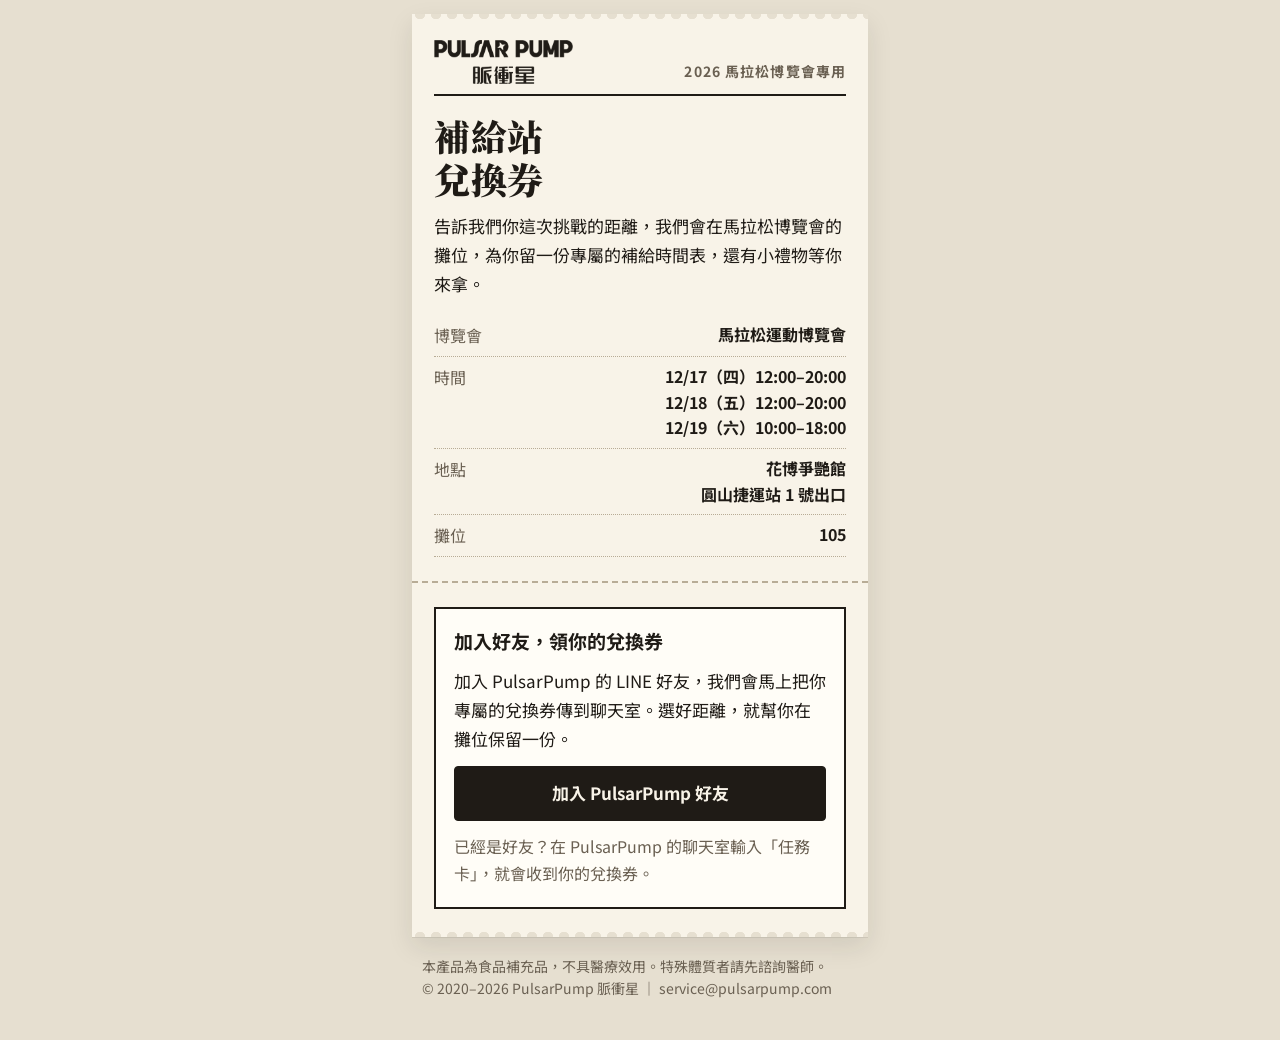
<file: index.html>
<!DOCTYPE html>
<html lang="zh-Hant">
<head>
<meta charset="utf-8">
<meta name="viewport" content="width=device-width, initial-scale=1">
<title>博覽會補給站兌換券｜PulsarPump 脈衝星</title>
<meta name="robots" content="noindex">
<link rel="preconnect" href="https://fonts.googleapis.com">
<link rel="preconnect" href="https://fonts.gstatic.com" crossorigin>
<link href="https://fonts.googleapis.com/css2?family=Noto+Sans+TC:wght@400;500;700&family=Noto+Serif+TC:wght@900&display=swap" rel="stylesheet">
<style>/* 任務卡（參加者頁）：一張紙本集章卡。米色紙、油墨黑字、橘紅印章、虛線撕口。
   攤位核銷頁與統計頁仍用 style.css。 */
:root{
  color-scheme: light;
  --desk:#e6dfd0; --paper:#f8f3e8; --paper-2:#fffdf7;
  --ink:#1f1b16; --muted:#6a6052; --rule:#b8ac96;
  --stamp:#c8401a;            /* 印泥色：品牌橘壓深，紙上才夠清楚 */
  --bad:#a3271a;
  --serif:"Noto Serif TC","Songti TC","PMingLiU",serif;
  --sans:"Noto Sans TC",ui-sans-serif,system-ui,-apple-system,"PingFang TC",Arial,sans-serif;
}
*{box-sizing:border-box}
body{margin:0;background:var(--desk);color:var(--ink);font-family:var(--sans);font-size:17px;line-height:1.7;-webkit-font-smoothing:antialiased}
.wrap{max-width:480px;margin:0 auto;padding:14px 12px 40px}
.sheet{background:var(--paper);padding:26px 22px 28px;position:relative;box-shadow:0 1px 0 rgba(31,27,22,.08),0 10px 24px rgba(31,27,22,.10)}
/* 上下緣的撕口齒孔 */
.sheet::before,.sheet::after{content:"";position:absolute;left:0;right:0;height:8px;background:radial-gradient(circle at 8px 0,var(--desk) 5px,transparent 5.5px) 0 0/16px 8px repeat-x}
.sheet::before{top:0}
.sheet::after{bottom:0;transform:scaleY(-1)}
p{margin:0}
a{color:var(--ink)}
h1{font-family:var(--serif);font-size:36px;line-height:1.2;font-weight:900;margin:0;letter-spacing:.02em}
h3{font-size:19px;font-weight:700;margin:0;line-height:1.45}
.muted{color:var(--muted)}
.note{font-size:16px;color:var(--muted)}
.stack{display:flex;flex-direction:column;gap:12px}
[hidden]{display:none!important}

/* 卡頭 */
.brand{display:flex;justify-content:space-between;align-items:flex-end;border-bottom:2px solid var(--ink);padding-bottom:10px;margin-bottom:18px}
.brand img{display:block;height:44px;width:auto}
.brand span{text-align:right;font-size:14px;font-weight:700;color:var(--muted);letter-spacing:.08em}
.hero{display:flex;flex-direction:column;gap:12px}
.facts{margin-top:4px}
.fact{display:flex;justify-content:space-between;gap:16px;padding:7px 0;border-bottom:1px dotted var(--rule);font-size:16px}
.fact span{color:var(--muted);white-space:nowrap}
.fact b{font-weight:700;text-align:right;line-height:1.6;font-variant-numeric:tabular-nums}
.cut{border:0;border-top:2px dashed var(--rule);margin:24px -22px;position:relative}
.cut::before,.cut::after{content:"";position:absolute;top:-10px;width:18px;height:18px;border-radius:50%;background:var(--desk)}
.cut::before{left:-9px}.cut::after{right:-9px}

/* 集章格 */
.progress{display:flex;flex-direction:column;gap:14px}
.progress-top{display:flex;justify-content:space-between;align-items:baseline}
.progress-top b{font-family:var(--serif);font-size:26px;font-weight:900;font-variant-numeric:tabular-nums}
.stamps{display:grid;grid-template-columns:repeat(5,1fr);gap:8px}
.slot{aspect-ratio:1;border-radius:50%;border:1.5px dashed var(--rule);display:grid;place-items:center;color:var(--rule);font-family:var(--serif);font-weight:900;font-size:20px;position:relative}
.slot.done{border:2.5px solid var(--stamp);color:var(--stamp);font-size:17px;letter-spacing:.04em;box-shadow:inset 0 0 0 3px var(--paper),inset 0 0 0 4px var(--stamp);opacity:.92}
.slot.done:nth-child(1){transform:rotate(-9deg)}
.slot.done:nth-child(2){transform:rotate(6deg)}
.slot.done:nth-child(3){transform:rotate(-4deg)}
.slot.done:nth-child(4){transform:rotate(10deg)}
.slot.done:nth-child(5){transform:rotate(-6deg)}
.slot.new{animation:stamp .38s cubic-bezier(.2,1.4,.4,1) both}
@keyframes stamp{from{scale:1.9;opacity:0}to{scale:1;opacity:.92}}
.next-done{font-weight:700}
.stn{scroll-margin-top:8px}
.mycode{display:flex;justify-content:space-between;align-items:center;gap:12px;font-size:16px;border:1.5px solid var(--ink);padding:10px 14px;background:var(--paper-2)}
.mycode b{font-family:ui-monospace,"SF Mono",Menlo,Consolas,monospace;font-size:27px;letter-spacing:.2em;font-weight:700}

/* 兌換券 */
.rewards{display:flex;flex-direction:column}
.reward{display:grid;grid-template-columns:1fr;gap:4px;padding:12px 0;border-bottom:1px dotted var(--rule);font-size:16px;color:var(--muted)}
.reward b{font-size:17px;font-weight:700;color:var(--ink)}
.reward.on b::before,.reward.warn b::before{content:"可領";display:inline-block;font-size:14px;border:1.5px solid var(--stamp);color:var(--stamp);padding:0 6px;margin-right:8px;transform:rotate(-4deg);line-height:1.5}
.reward.warn b::before{content:"注意";border-color:var(--ink);color:var(--ink)}
.reward.on{color:var(--ink)}
.reward button{margin-top:6px}
.coupon{display:block;font-family:ui-monospace,"SF Mono",Menlo,Consolas,monospace;font-size:24px;font-weight:700;letter-spacing:.1em;color:var(--ink);border:1.5px dashed var(--ink);padding:6px 12px;margin:4px 0;background:var(--paper-2);text-align:center}

/* 提醒區塊（同意說明、加好友） */
.panel{display:flex;flex-direction:column;gap:12px}
.panel.alert{border:2px solid var(--ink);padding:18px 18px 20px;background:var(--paper-2)}

/* 五個補給站 */
ol.route{list-style:none;margin:0;padding:0}
.stn{display:flex;flex-direction:column;gap:6px;padding:20px 0;border-top:1px solid var(--ink);position:relative}
.stn:first-child{border-top:2px solid var(--ink)}
.mark{font-family:var(--serif);font-size:30px;font-weight:900;line-height:1.1;color:var(--ink)}
.stn.done .mark{color:var(--rule)}
.card{display:flex;flex-direction:column;gap:12px;min-width:0}
.tags{display:flex;gap:10px;align-items:center;flex-wrap:wrap;font-size:14px;font-weight:700;letter-spacing:.08em;color:var(--muted)}
.tag.onsite{color:var(--ink);border-bottom:2px solid var(--stamp)}
.tag.ok{position:absolute;right:0;top:16px;color:var(--stamp);border:2px solid var(--stamp);padding:0 8px;transform:rotate(5deg);letter-spacing:.1em;background:var(--paper)}

/* 兌換券 */
.ticket{display:flex;flex-direction:column;gap:14px}
.ticket .for{font-family:var(--serif);font-size:24px;font-weight:900;line-height:1.3}
ul.items{list-style:none;margin:0;padding:0;border-top:2px solid var(--ink)}
.item{display:flex;justify-content:space-between;align-items:center;gap:12px;padding:12px 0;border-bottom:1px dotted var(--rule)}
.item b{display:block;font-size:18px}
.item span{display:block;font-size:15px;color:var(--muted)}
.item i{font-style:normal;font-size:14px;font-weight:700;letter-spacing:.08em;white-space:nowrap;color:var(--muted);border:1.5px dashed var(--rule);padding:1px 8px}
.item.on i{color:var(--ink);border:1.5px solid var(--ink)}
.item.done i{color:var(--stamp);border:2px solid var(--stamp);transform:rotate(-5deg)}
.item.done b{color:var(--muted)}
details.plan{border-top:1px solid var(--ink);border-bottom:1px solid var(--ink);padding:14px 0}
details.plan summary{font-weight:700;cursor:pointer}
details.plan[open] summary{margin-bottom:12px}
details.plan>*+*{margin-top:10px}
.extra{display:flex;flex-direction:column;gap:12px;border-top:2px dashed var(--rule);padding-top:22px}
.extra-head{display:flex;flex-direction:column;gap:4px;align-items:flex-start}
.plus{font-size:14px;font-weight:700;letter-spacing:.1em;color:var(--stamp);border:1.5px solid var(--stamp);padding:0 8px;transform:rotate(-3deg)}
.qa{display:flex;flex-direction:column;gap:8px;padding:12px 14px;background:var(--paper-2);border:1px solid var(--rule)}
.qa.now{border:1.5px solid var(--ink)}
.qa .q{font-weight:700;font-size:18px}
.qa .a b{display:block}
.coupon small{display:block;font-family:var(--sans);font-size:15px;font-weight:500;letter-spacing:0;color:var(--muted);margin-top:4px}
.coupon.used{color:var(--muted);border-color:var(--rule);text-decoration:line-through}
.coupon.used small{text-decoration:none;color:var(--stamp);font-weight:700}
button.link{display:inline;border:0;padding:0;font-size:16px;font-weight:500;text-decoration:underline;color:var(--ink)}

.cards{display:grid;grid-template-columns:repeat(4,1fr);gap:8px}
.cardback{aspect-ratio:3/4;font-family:var(--serif);font-size:30px;font-weight:900;color:var(--paper);background:var(--ink);border-color:var(--ink);padding:0;display:grid;place-items:center;box-shadow:inset 0 0 0 4px var(--ink),inset 0 0 0 5px var(--paper)}
.cardback:hover{background:var(--stamp);border-color:var(--stamp);box-shadow:inset 0 0 0 4px var(--stamp),inset 0 0 0 5px var(--paper)}
.myqr{display:grid;grid-template-columns:132px 1fr;gap:14px;align-items:center;border:1.5px solid var(--ink);padding:12px;background:var(--paper-2)}
.myqr .qr{background:#fff;padding:4px;line-height:0}
.myqr .qr svg{width:100%;height:auto;display:block}
.myqr b{display:block;font-family:ui-monospace,"SF Mono",Menlo,Consolas,monospace;font-size:27px;letter-spacing:.2em;font-weight:700}
.myqr span{display:block}
@media (max-width:360px){.myqr{grid-template-columns:1fr;justify-items:center;text-align:center}.myqr .qr{width:160px}}
.cardface{aspect-ratio:3/4;display:grid;place-items:center;align-content:center;gap:2px;text-align:center;font-size:13px;font-weight:700;line-height:1.3;border:1.5px solid var(--rule);background:var(--paper-2);color:var(--muted);position:relative;padding:2px;overflow-wrap:anywhere}
.cardface.mine{border:2.5px solid var(--stamp);color:var(--ink);box-shadow:inset 0 0 0 3px var(--paper-2),inset 0 0 0 4px var(--stamp)}
.cardface i{font-style:normal;font-size:12px;color:var(--stamp);letter-spacing:.06em}
.cardface.flip{animation:flip .45s ease-out both}
@keyframes flip{from{transform:rotateY(90deg);opacity:0}to{transform:none;opacity:1}}
@media (prefers-reduced-motion:reduce){.cardface.flip{animation:none}}

/* 按鈕與輸入 */
button,.btn{font:inherit;color:var(--ink);cursor:pointer;border-radius:4px;border:1.5px solid var(--ink);background:transparent;padding:12px 14px;font-weight:700;font-size:17px;text-decoration:none;text-align:center;display:block;transition:transform .12s,background .12s}
button:active,.btn:active{transform:translateY(1px)}
button[disabled]{opacity:.45;cursor:default}
button:focus-visible,input:focus-visible,textarea:focus-visible,a:focus-visible{outline:2px solid var(--stamp);outline-offset:2px}
.primary{background:var(--ink);color:var(--paper);width:100%}
button.sel{background:var(--stamp);border-color:var(--stamp);color:#fff}
.row{display:grid;grid-template-columns:repeat(3,1fr);gap:8px}
.row2{display:grid;grid-template-columns:1fr 1fr;gap:8px}
.codebox{display:grid;grid-template-columns:1fr auto;gap:8px}
input,textarea{font:inherit;font-size:17px;color:var(--ink);background:var(--paper-2);border:1.5px solid var(--rule);border-radius:4px;padding:11px 12px;width:100%}
input::placeholder,textarea::placeholder{color:#9b907e}
textarea{min-height:88px;resize:vertical}
label{font-size:16px;color:var(--muted);display:flex;flex-direction:column;gap:6px}
table{width:100%;border-collapse:collapse;font-size:16px;background:var(--paper-2);border:1px solid var(--rule)}
td{padding:8px 10px;border-bottom:1px dotted var(--rule);vertical-align:top;text-align:left}
tr:last-child td{border-bottom:0}
td:first-child{color:var(--muted);white-space:nowrap;font-weight:700}
.msg{font-size:16px}
.msg.ok{color:var(--ink);font-weight:700;border-left:3px solid var(--stamp);padding-left:10px}
.msg.bad{color:var(--bad)}
footer{font-size:14px;color:var(--muted);padding:18px 10px 0;line-height:1.6}
@media (prefers-reduced-motion:reduce){.slot.new{animation:none}button,.btn{transition:none}}
@media (max-width:360px){h1{font-size:31px}.sheet{padding:24px 16px}.cut{margin:22px -16px}.row{grid-template-columns:1fr}}

/* 券完成後的版面：兌換資訊在前，加碼收合在後 */
.ticket .done{font-family:var(--serif);font-size:24px;font-weight:900;line-height:1.3;color:var(--stamp)}
#pickup{border-top:2px solid var(--ink);padding-top:18px}
.more{display:flex;flex-direction:column;gap:2px;border-top:2px dashed var(--rule);padding-top:22px}
.more b{font-family:var(--serif);font-size:22px;font-weight:900}
.more span{font-size:15px;color:var(--muted)}
details.extra.opt{border-top:1px dotted var(--rule);padding-top:14px;gap:12px}
.more+details.extra.opt{border-top:0;padding-top:0}
details.extra.opt>summary{display:grid;grid-template-columns:auto 1fr auto;gap:10px;align-items:center;cursor:pointer;list-style:none}
details.extra.opt>summary::-webkit-details-marker{display:none}
details.extra.opt>summary b{font-size:17px;line-height:1.4}
details.extra.opt>summary i{font-style:normal;font-size:13px;font-weight:700;color:var(--stamp);border:1.5px solid var(--stamp);padding:0 6px;white-space:nowrap}
details.extra.opt>summary::after{content:"＋";grid-column:3;font-weight:700;color:var(--muted)}
details.extra.opt>summary:has(i)::after{content:none}
details.extra.opt[open]>summary::after{content:"－"}
details.extra.opt[open]>summary{margin-bottom:12px}
details.extra.opt>*+*{margin-top:12px}
#draw details>summary{cursor:pointer;font-size:15px;color:var(--muted);text-decoration:underline}
#draw details[open]>summary{margin-bottom:10px}

.demo{background:#1f1b16;color:#f8f3e8;padding:12px 14px;margin-bottom:12px;font-size:15px;line-height:1.6}
.demo b{display:block;margin-bottom:6px}
.demo div{display:flex;flex-wrap:wrap;gap:6px;margin-top:8px}
.demo button{color:#f8f3e8;border-color:#f8f3e8;font-size:15px;padding:6px 10px}
</style>
</head>
<body>
<div class="wrap">
  <div class="demo" id="demoBar" hidden><b>測試工具（網址有 ?test 才會出現）</b>
    資料不會儲存，重新整理就歸零。先照著下面的券自己做，這些按鈕用來模擬「別人」和「時間」。
    <div><button onclick="demoDo('landing')">看加好友引導頁</button>
    <button onclick="demoDo('friend')">新朋友接受邀請</button>
    <button onclick="demoDo('oldfriend')">舊好友接受邀請</button>
    <button onclick="demoDo('day')">切到博覽會當天</button>
    <button onclick="demoDo('checkin')">攤位人員幫我報到</button>
    <button onclick="demoDo('mate')">隊友也到攤位</button>
    <button onclick="demoDo('pay')">結帳用了現場優惠</button>
    <button onclick="demoDo('over')">活動結束</button>
    <button onclick="demoDo('reset')">重來</button></div>
    <p id="demoTip" style="color:#ffb199;margin-top:8px"></p></div>
  <div class="sheet">
    <div class="brand"><img src="[data-uri]" alt="PulsarPump 脈衝星" width="139" height="44"><span>2026 馬拉松博覽會專用</span></div>
    <section class="hero">
      <h1>補給站<br>兌換券</h1>
      <p>告訴我們你這次挑戰的距離，我們會在馬拉松博覽會的攤位，為你留一份專屬的補給時間表，還有小禮物等你來拿。</p>
      <div class="facts" id="facts"></div>
    </section>
    <hr class="cut">
    <main id="app" class="stack" style="gap:24px"><p class="muted">載入中…</p></main>
  </div>
  <footer id="foot"></footer>
</div>
<script>
//---------------------------------------------------------------------
//
// QR Code Generator for JavaScript
//
// Copyright (c) 2009 Kazuhiko Arase
//
// URL: http://www.d-project.com/
//
// Licensed under the MIT license:
//  http://www.opensource.org/licenses/mit-license.php
//
// The word 'QR Code' is registered trademark of
// DENSO WAVE INCORPORATED
//  http://www.denso-wave.com/qrcode/faqpatent-e.html
//
//---------------------------------------------------------------------

var qrcode = function() {

  //---------------------------------------------------------------------
  // qrcode
  //---------------------------------------------------------------------

  /**
   * qrcode
   * @param typeNumber 1 to 40
   * @param errorCorrectionLevel 'L','M','Q','H'
   */
  var qrcode = function(typeNumber, errorCorrectionLevel) {

    var PAD0 = 0xEC;
    var PAD1 = 0x11;

    var _typeNumber = typeNumber;
    var _errorCorrectionLevel = QRErrorCorrectionLevel[errorCorrectionLevel];
    var _modules = null;
    var _moduleCount = 0;
    var _dataCache = null;
    var _dataList = [];

    var _this = {};

    var makeImpl = function(test, maskPattern) {

      _moduleCount = _typeNumber * 4 + 17;
      _modules = function(moduleCount) {
        var modules = new Array(moduleCount);
        for (var row = 0; row < moduleCount; row += 1) {
          modules[row] = new Array(moduleCount);
          for (var col = 0; col < moduleCount; col += 1) {
            modules[row][col] = null;
          }
        }
        return modules;
      }(_moduleCount);

      setupPositionProbePattern(0, 0);
      setupPositionProbePattern(_moduleCount - 7, 0);
      setupPositionProbePattern(0, _moduleCount - 7);
      setupPositionAdjustPattern();
      setupTimingPattern();
      setupTypeInfo(test, maskPattern);

      if (_typeNumber >= 7) {
        setupTypeNumber(test);
      }

      if (_dataCache == null) {
        _dataCache = createData(_typeNumber, _errorCorrectionLevel, _dataList);
      }

      mapData(_dataCache, maskPattern);
    };

    var setupPositionProbePattern = function(row, col) {

      for (var r = -1; r <= 7; r += 1) {

        if (row + r <= -1 || _moduleCount <= row + r) continue;

        for (var c = -1; c <= 7; c += 1) {

          if (col + c <= -1 || _moduleCount <= col + c) continue;

          if ( (0 <= r && r <= 6 && (c == 0 || c == 6) )
              || (0 <= c && c <= 6 && (r == 0 || r == 6) )
              || (2 <= r && r <= 4 && 2 <= c && c <= 4) ) {
            _modules[row + r][col + c] = true;
          } else {
            _modules[row + r][col + c] = false;
          }
        }
      }
    };

    var getBestMaskPattern = function() {

      var minLostPoint = 0;
      var pattern = 0;

      for (var i = 0; i < 8; i += 1) {

        makeImpl(true, i);

        var lostPoint = QRUtil.getLostPoint(_this);

        if (i == 0 || minLostPoint > lostPoint) {
          minLostPoint = lostPoint;
          pattern = i;
        }
      }

      return pattern;
    };

    var setupTimingPattern = function() {

      for (var r = 8; r < _moduleCount - 8; r += 1) {
        if (_modules[r][6] != null) {
          continue;
        }
        _modules[r][6] = (r % 2 == 0);
      }

      for (var c = 8; c < _moduleCount - 8; c += 1) {
        if (_modules[6][c] != null) {
          continue;
        }
        _modules[6][c] = (c % 2 == 0);
      }
    };

    var setupPositionAdjustPattern = function() {

      var pos = QRUtil.getPatternPosition(_typeNumber);

      for (var i = 0; i < pos.length; i += 1) {

        for (var j = 0; j < pos.length; j += 1) {

          var row = pos[i];
          var col = pos[j];

          if (_modules[row][col] != null) {
            continue;
          }

          for (var r = -2; r <= 2; r += 1) {

            for (var c = -2; c <= 2; c += 1) {

              if (r == -2 || r == 2 || c == -2 || c == 2
                  || (r == 0 && c == 0) ) {
                _modules[row + r][col + c] = true;
              } else {
                _modules[row + r][col + c] = false;
              }
            }
          }
        }
      }
    };

    var setupTypeNumber = function(test) {

      var bits = QRUtil.getBCHTypeNumber(_typeNumber);

      for (var i = 0; i < 18; i += 1) {
        var mod = (!test && ( (bits >> i) & 1) == 1);
        _modules[Math.floor(i / 3)][i % 3 + _moduleCount - 8 - 3] = mod;
      }

      for (var i = 0; i < 18; i += 1) {
        var mod = (!test && ( (bits >> i) & 1) == 1);
        _modules[i % 3 + _moduleCount - 8 - 3][Math.floor(i / 3)] = mod;
      }
    };

    var setupTypeInfo = function(test, maskPattern) {

      var data = (_errorCorrectionLevel << 3) | maskPattern;
      var bits = QRUtil.getBCHTypeInfo(data);

      // vertical
      for (var i = 0; i < 15; i += 1) {

        var mod = (!test && ( (bits >> i) & 1) == 1);

        if (i < 6) {
          _modules[i][8] = mod;
        } else if (i < 8) {
          _modules[i + 1][8] = mod;
        } else {
          _modules[_moduleCount - 15 + i][8] = mod;
        }
      }

      // horizontal
      for (var i = 0; i < 15; i += 1) {

        var mod = (!test && ( (bits >> i) & 1) == 1);

        if (i < 8) {
          _modules[8][_moduleCount - i - 1] = mod;
        } else if (i < 9) {
          _modules[8][15 - i - 1 + 1] = mod;
        } else {
          _modules[8][15 - i - 1] = mod;
        }
      }

      // fixed module
      _modules[_moduleCount - 8][8] = (!test);
    };

    var mapData = function(data, maskPattern) {

      var inc = -1;
      var row = _moduleCount - 1;
      var bitIndex = 7;
      var byteIndex = 0;
      var maskFunc = QRUtil.getMaskFunction(maskPattern);

      for (var col = _moduleCount - 1; col > 0; col -= 2) {

        if (col == 6) col -= 1;

        while (true) {

          for (var c = 0; c < 2; c += 1) {

            if (_modules[row][col - c] == null) {

              var dark = false;

              if (byteIndex < data.length) {
                dark = ( ( (data[byteIndex] >>> bitIndex) & 1) == 1);
              }

              var mask = maskFunc(row, col - c);

              if (mask) {
                dark = !dark;
              }

              _modules[row][col - c] = dark;
              bitIndex -= 1;

              if (bitIndex == -1) {
                byteIndex += 1;
                bitIndex = 7;
              }
            }
          }

          row += inc;

          if (row < 0 || _moduleCount <= row) {
            row -= inc;
            inc = -inc;
            break;
          }
        }
      }
    };

    var createBytes = function(buffer, rsBlocks) {

      var offset = 0;

      var maxDcCount = 0;
      var maxEcCount = 0;

      var dcdata = new Array(rsBlocks.length);
      var ecdata = new Array(rsBlocks.length);

      for (var r = 0; r < rsBlocks.length; r += 1) {

        var dcCount = rsBlocks[r].dataCount;
        var ecCount = rsBlocks[r].totalCount - dcCount;

        maxDcCount = Math.max(maxDcCount, dcCount);
        maxEcCount = Math.max(maxEcCount, ecCount);

        dcdata[r] = new Array(dcCount);

        for (var i = 0; i < dcdata[r].length; i += 1) {
          dcdata[r][i] = 0xff & buffer.getBuffer()[i + offset];
        }
        offset += dcCount;

        var rsPoly = QRUtil.getErrorCorrectPolynomial(ecCount);
        var rawPoly = qrPolynomial(dcdata[r], rsPoly.getLength() - 1);

        var modPoly = rawPoly.mod(rsPoly);
        ecdata[r] = new Array(rsPoly.getLength() - 1);
        for (var i = 0; i < ecdata[r].length; i += 1) {
          var modIndex = i + modPoly.getLength() - ecdata[r].length;
          ecdata[r][i] = (modIndex >= 0)? modPoly.getAt(modIndex) : 0;
        }
      }

      var totalCodeCount = 0;
      for (var i = 0; i < rsBlocks.length; i += 1) {
        totalCodeCount += rsBlocks[i].totalCount;
      }

      var data = new Array(totalCodeCount);
      var index = 0;

      for (var i = 0; i < maxDcCount; i += 1) {
        for (var r = 0; r < rsBlocks.length; r += 1) {
          if (i < dcdata[r].length) {
            data[index] = dcdata[r][i];
            index += 1;
          }
        }
      }

      for (var i = 0; i < maxEcCount; i += 1) {
        for (var r = 0; r < rsBlocks.length; r += 1) {
          if (i < ecdata[r].length) {
            data[index] = ecdata[r][i];
            index += 1;
          }
        }
      }

      return data;
    };

    var createData = function(typeNumber, errorCorrectionLevel, dataList) {

      var rsBlocks = QRRSBlock.getRSBlocks(typeNumber, errorCorrectionLevel);

      var buffer = qrBitBuffer();

      for (var i = 0; i < dataList.length; i += 1) {
        var data = dataList[i];
        buffer.put(data.getMode(), 4);
        buffer.put(data.getLength(), QRUtil.getLengthInBits(data.getMode(), typeNumber) );
        data.write(buffer);
      }

      // calc num max data.
      var totalDataCount = 0;
      for (var i = 0; i < rsBlocks.length; i += 1) {
        totalDataCount += rsBlocks[i].dataCount;
      }

      if (buffer.getLengthInBits() > totalDataCount * 8) {
        throw 'code length overflow. ('
          + buffer.getLengthInBits()
          + '>'
          + totalDataCount * 8
          + ')';
      }

      // end code
      if (buffer.getLengthInBits() + 4 <= totalDataCount * 8) {
        buffer.put(0, 4);
      }

      // padding
      while (buffer.getLengthInBits() % 8 != 0) {
        buffer.putBit(false);
      }

      // padding
      while (true) {

        if (buffer.getLengthInBits() >= totalDataCount * 8) {
          break;
        }
        buffer.put(PAD0, 8);

        if (buffer.getLengthInBits() >= totalDataCount * 8) {
          break;
        }
        buffer.put(PAD1, 8);
      }

      return createBytes(buffer, rsBlocks);
    };

    _this.addData = function(data, mode) {

      mode = mode || 'Byte';

      var newData = null;

      switch(mode) {
      case 'Numeric' :
        newData = qrNumber(data);
        break;
      case 'Alphanumeric' :
        newData = qrAlphaNum(data);
        break;
      case 'Byte' :
        newData = qr8BitByte(data);
        break;
      case 'Kanji' :
        newData = qrKanji(data);
        break;
      default :
        throw 'mode:' + mode;
      }

      _dataList.push(newData);
      _dataCache = null;
    };

    _this.isDark = function(row, col) {
      if (row < 0 || _moduleCount <= row || col < 0 || _moduleCount <= col) {
        throw row + ',' + col;
      }
      return _modules[row][col];
    };

    _this.getModuleCount = function() {
      return _moduleCount;
    };

    _this.make = function() {
      if (_typeNumber < 1) {
        var typeNumber = 1;

        for (; typeNumber < 40; typeNumber++) {
          var rsBlocks = QRRSBlock.getRSBlocks(typeNumber, _errorCorrectionLevel);
          var buffer = qrBitBuffer();

          for (var i = 0; i < _dataList.length; i++) {
            var data = _dataList[i];
            buffer.put(data.getMode(), 4);
            buffer.put(data.getLength(), QRUtil.getLengthInBits(data.getMode(), typeNumber) );
            data.write(buffer);
          }

          var totalDataCount = 0;
          for (var i = 0; i < rsBlocks.length; i++) {
            totalDataCount += rsBlocks[i].dataCount;
          }

          if (buffer.getLengthInBits() <= totalDataCount * 8) {
            break;
          }
        }

        _typeNumber = typeNumber;
      }

      makeImpl(false, getBestMaskPattern() );
    };

    _this.createTableTag = function(cellSize, margin) {

      cellSize = cellSize || 2;
      margin = (typeof margin == 'undefined')? cellSize * 4 : margin;

      var qrHtml = '';

      qrHtml += '<table style="';
      qrHtml += ' border-width: 0px; border-style: none;';
      qrHtml += ' border-collapse: collapse;';
      qrHtml += ' padding: 0px; margin: ' + margin + 'px;';
      qrHtml += '">';
      qrHtml += '<tbody>';

      for (var r = 0; r < _this.getModuleCount(); r += 1) {

        qrHtml += '<tr>';

        for (var c = 0; c < _this.getModuleCount(); c += 1) {
          qrHtml += '<td style="';
          qrHtml += ' border-width: 0px; border-style: none;';
          qrHtml += ' border-collapse: collapse;';
          qrHtml += ' padding: 0px; margin: 0px;';
          qrHtml += ' width: ' + cellSize + 'px;';
          qrHtml += ' height: ' + cellSize + 'px;';
          qrHtml += ' background-color: ';
          qrHtml += _this.isDark(r, c)? '#000000' : '#ffffff';
          qrHtml += ';';
          qrHtml += '"/>';
        }

        qrHtml += '</tr>';
      }

      qrHtml += '</tbody>';
      qrHtml += '</table>';

      return qrHtml;
    };

    _this.createSvgTag = function(cellSize, margin, alt, title) {

      var opts = {};
      if (typeof arguments[0] == 'object') {
        // Called by options.
        opts = arguments[0];
        // overwrite cellSize and margin.
        cellSize = opts.cellSize;
        margin = opts.margin;
        alt = opts.alt;
        title = opts.title;
      }

      cellSize = cellSize || 2;
      margin = (typeof margin == 'undefined')? cellSize * 4 : margin;

      // Compose alt property surrogate
      alt = (typeof alt === 'string') ? {text: alt} : alt || {};
      alt.text = alt.text || null;
      alt.id = (alt.text) ? alt.id || 'qrcode-description' : null;

      // Compose title property surrogate
      title = (typeof title === 'string') ? {text: title} : title || {};
      title.text = title.text || null;
      title.id = (title.text) ? title.id || 'qrcode-title' : null;

      var size = _this.getModuleCount() * cellSize + margin * 2;
      var c, mc, r, mr, qrSvg='', rect;

      rect = 'l' + cellSize + ',0 0,' + cellSize +
        ' -' + cellSize + ',0 0,-' + cellSize + 'z ';

      qrSvg += '<svg version="1.1" xmlns="http://www.w3.org/2000/svg"';
      qrSvg += !opts.scalable ? ' width="' + size + 'px" height="' + size + 'px"' : '';
      qrSvg += ' viewBox="0 0 ' + size + ' ' + size + '" ';
      qrSvg += ' preserveAspectRatio="xMinYMin meet"';
      qrSvg += (title.text || alt.text) ? ' role="img" aria-labelledby="' +
          escapeXml([title.id, alt.id].join(' ').trim() ) + '"' : '';
      qrSvg += '>';
      qrSvg += (title.text) ? '<title id="' + escapeXml(title.id) + '">' +
          escapeXml(title.text) + '</title>' : '';
      qrSvg += (alt.text) ? '<description id="' + escapeXml(alt.id) + '">' +
          escapeXml(alt.text) + '</description>' : '';
      qrSvg += '<rect width="100%" height="100%" fill="white" cx="0" cy="0"/>';
      qrSvg += '<path d="';

      for (r = 0; r < _this.getModuleCount(); r += 1) {
        mr = r * cellSize + margin;
        for (c = 0; c < _this.getModuleCount(); c += 1) {
          if (_this.isDark(r, c) ) {
            mc = c*cellSize+margin;
            qrSvg += 'M' + mc + ',' + mr + rect;
          }
        }
      }

      qrSvg += '" stroke="transparent" fill="black"/>';
      qrSvg += '</svg>';

      return qrSvg;
    };

    _this.createDataURL = function(cellSize, margin) {

      cellSize = cellSize || 2;
      margin = (typeof margin == 'undefined')? cellSize * 4 : margin;

      var size = _this.getModuleCount() * cellSize + margin * 2;
      var min = margin;
      var max = size - margin;

      return createDataURL(size, size, function(x, y) {
        if (min <= x && x < max && min <= y && y < max) {
          var c = Math.floor( (x - min) / cellSize);
          var r = Math.floor( (y - min) / cellSize);
          return _this.isDark(r, c)? 0 : 1;
        } else {
          return 1;
        }
      } );
    };

    _this.createImgTag = function(cellSize, margin, alt) {

      cellSize = cellSize || 2;
      margin = (typeof margin == 'undefined')? cellSize * 4 : margin;

      var size = _this.getModuleCount() * cellSize + margin * 2;

      var img = '';
      img += '<img';
      img += '\u0020src="';
      img += _this.createDataURL(cellSize, margin);
      img += '"';
      img += '\u0020width="';
      img += size;
      img += '"';
      img += '\u0020height="';
      img += size;
      img += '"';
      if (alt) {
        img += '\u0020alt="';
        img += escapeXml(alt);
        img += '"';
      }
      img += '/>';

      return img;
    };

    var escapeXml = function(s) {
      var escaped = '';
      for (var i = 0; i < s.length; i += 1) {
        var c = s.charAt(i);
        switch(c) {
        case '<': escaped += '&lt;'; break;
        case '>': escaped += '&gt;'; break;
        case '&': escaped += '&amp;'; break;
        case '"': escaped += '&quot;'; break;
        default : escaped += c; break;
        }
      }
      return escaped;
    };

    var _createHalfASCII = function(margin) {
      var cellSize = 1;
      margin = (typeof margin == 'undefined')? cellSize * 2 : margin;

      var size = _this.getModuleCount() * cellSize + margin * 2;
      var min = margin;
      var max = size - margin;

      var y, x, r1, r2, p;

      var blocks = {
        '██': '█',
        '█ ': '▀',
        ' █': '▄',
        '  ': ' '
      };

      var blocksLastLineNoMargin = {
        '██': '▀',
        '█ ': '▀',
        ' █': ' ',
        '  ': ' '
      };

      var ascii = '';
      for (y = 0; y < size; y += 2) {
        r1 = Math.floor((y - min) / cellSize);
        r2 = Math.floor((y + 1 - min) / cellSize);
        for (x = 0; x < size; x += 1) {
          p = '█';

          if (min <= x && x < max && min <= y && y < max && _this.isDark(r1, Math.floor((x - min) / cellSize))) {
            p = ' ';
          }

          if (min <= x && x < max && min <= y+1 && y+1 < max && _this.isDark(r2, Math.floor((x - min) / cellSize))) {
            p += ' ';
          }
          else {
            p += '█';
          }

          // Output 2 characters per pixel, to create full square. 1 character per pixels gives only half width of square.
          ascii += (margin < 1 && y+1 >= max) ? blocksLastLineNoMargin[p] : blocks[p];
        }

        ascii += '\n';
      }

      if (size % 2 && margin > 0) {
        return ascii.substring(0, ascii.length - size - 1) + Array(size+1).join('▀');
      }

      return ascii.substring(0, ascii.length-1);
    };

    _this.createASCII = function(cellSize, margin) {
      cellSize = cellSize || 1;

      if (cellSize < 2) {
        return _createHalfASCII(margin);
      }

      cellSize -= 1;
      margin = (typeof margin == 'undefined')? cellSize * 2 : margin;

      var size = _this.getModuleCount() * cellSize + margin * 2;
      var min = margin;
      var max = size - margin;

      var y, x, r, p;

      var white = Array(cellSize+1).join('██');
      var black = Array(cellSize+1).join('  ');

      var ascii = '';
      var line = '';
      for (y = 0; y < size; y += 1) {
        r = Math.floor( (y - min) / cellSize);
        line = '';
        for (x = 0; x < size; x += 1) {
          p = 1;

          if (min <= x && x < max && min <= y && y < max && _this.isDark(r, Math.floor((x - min) / cellSize))) {
            p = 0;
          }

          // Output 2 characters per pixel, to create full square. 1 character per pixels gives only half width of square.
          line += p ? white : black;
        }

        for (r = 0; r < cellSize; r += 1) {
          ascii += line + '\n';
        }
      }

      return ascii.substring(0, ascii.length-1);
    };

    _this.renderTo2dContext = function(context, cellSize) {
      cellSize = cellSize || 2;
      var length = _this.getModuleCount();
      for (var row = 0; row < length; row++) {
        for (var col = 0; col < length; col++) {
          context.fillStyle = _this.isDark(row, col) ? 'black' : 'white';
          context.fillRect(row * cellSize, col * cellSize, cellSize, cellSize);
        }
      }
    }

    return _this;
  };

  //---------------------------------------------------------------------
  // qrcode.stringToBytes
  //---------------------------------------------------------------------

  qrcode.stringToBytesFuncs = {
    'default' : function(s) {
      var bytes = [];
      for (var i = 0; i < s.length; i += 1) {
        var c = s.charCodeAt(i);
        bytes.push(c & 0xff);
      }
      return bytes;
    }
  };

  qrcode.stringToBytes = qrcode.stringToBytesFuncs['default'];

  //---------------------------------------------------------------------
  // qrcode.createStringToBytes
  //---------------------------------------------------------------------

  /**
   * @param unicodeData base64 string of byte array.
   * [16bit Unicode],[16bit Bytes], ...
   * @param numChars
   */
  qrcode.createStringToBytes = function(unicodeData, numChars) {

    // create conversion map.

    var unicodeMap = function() {

      var bin = base64DecodeInputStream(unicodeData);
      var read = function() {
        var b = bin.read();
        if (b == -1) throw 'eof';
        return b;
      };

      var count = 0;
      var unicodeMap = {};
      while (true) {
        var b0 = bin.read();
        if (b0 == -1) break;
        var b1 = read();
        var b2 = read();
        var b3 = read();
        var k = String.fromCharCode( (b0 << 8) | b1);
        var v = (b2 << 8) | b3;
        unicodeMap[k] = v;
        count += 1;
      }
      if (count != numChars) {
        throw count + ' != ' + numChars;
      }

      return unicodeMap;
    }();

    var unknownChar = '?'.charCodeAt(0);

    return function(s) {
      var bytes = [];
      for (var i = 0; i < s.length; i += 1) {
        var c = s.charCodeAt(i);
        if (c < 128) {
          bytes.push(c);
        } else {
          var b = unicodeMap[s.charAt(i)];
          if (typeof b == 'number') {
            if ( (b & 0xff) == b) {
              // 1byte
              bytes.push(b);
            } else {
              // 2bytes
              bytes.push(b >>> 8);
              bytes.push(b & 0xff);
            }
          } else {
            bytes.push(unknownChar);
          }
        }
      }
      return bytes;
    };
  };

  //---------------------------------------------------------------------
  // QRMode
  //---------------------------------------------------------------------

  var QRMode = {
    MODE_NUMBER :    1 << 0,
    MODE_ALPHA_NUM : 1 << 1,
    MODE_8BIT_BYTE : 1 << 2,
    MODE_KANJI :     1 << 3
  };

  //---------------------------------------------------------------------
  // QRErrorCorrectionLevel
  //---------------------------------------------------------------------

  var QRErrorCorrectionLevel = {
    L : 1,
    M : 0,
    Q : 3,
    H : 2
  };

  //---------------------------------------------------------------------
  // QRMaskPattern
  //---------------------------------------------------------------------

  var QRMaskPattern = {
    PATTERN000 : 0,
    PATTERN001 : 1,
    PATTERN010 : 2,
    PATTERN011 : 3,
    PATTERN100 : 4,
    PATTERN101 : 5,
    PATTERN110 : 6,
    PATTERN111 : 7
  };

  //---------------------------------------------------------------------
  // QRUtil
  //---------------------------------------------------------------------

  var QRUtil = function() {

    var PATTERN_POSITION_TABLE = [
      [],
      [6, 18],
      [6, 22],
      [6, 26],
      [6, 30],
      [6, 34],
      [6, 22, 38],
      [6, 24, 42],
      [6, 26, 46],
      [6, 28, 50],
      [6, 30, 54],
      [6, 32, 58],
      [6, 34, 62],
      [6, 26, 46, 66],
      [6, 26, 48, 70],
      [6, 26, 50, 74],
      [6, 30, 54, 78],
      [6, 30, 56, 82],
      [6, 30, 58, 86],
      [6, 34, 62, 90],
      [6, 28, 50, 72, 94],
      [6, 26, 50, 74, 98],
      [6, 30, 54, 78, 102],
      [6, 28, 54, 80, 106],
      [6, 32, 58, 84, 110],
      [6, 30, 58, 86, 114],
      [6, 34, 62, 90, 118],
      [6, 26, 50, 74, 98, 122],
      [6, 30, 54, 78, 102, 126],
      [6, 26, 52, 78, 104, 130],
      [6, 30, 56, 82, 108, 134],
      [6, 34, 60, 86, 112, 138],
      [6, 30, 58, 86, 114, 142],
      [6, 34, 62, 90, 118, 146],
      [6, 30, 54, 78, 102, 126, 150],
      [6, 24, 50, 76, 102, 128, 154],
      [6, 28, 54, 80, 106, 132, 158],
      [6, 32, 58, 84, 110, 136, 162],
      [6, 26, 54, 82, 110, 138, 166],
      [6, 30, 58, 86, 114, 142, 170]
    ];
    var G15 = (1 << 10) | (1 << 8) | (1 << 5) | (1 << 4) | (1 << 2) | (1 << 1) | (1 << 0);
    var G18 = (1 << 12) | (1 << 11) | (1 << 10) | (1 << 9) | (1 << 8) | (1 << 5) | (1 << 2) | (1 << 0);
    var G15_MASK = (1 << 14) | (1 << 12) | (1 << 10) | (1 << 4) | (1 << 1);

    var _this = {};

    var getBCHDigit = function(data) {
      var digit = 0;
      while (data != 0) {
        digit += 1;
        data >>>= 1;
      }
      return digit;
    };

    _this.getBCHTypeInfo = function(data) {
      var d = data << 10;
      while (getBCHDigit(d) - getBCHDigit(G15) >= 0) {
        d ^= (G15 << (getBCHDigit(d) - getBCHDigit(G15) ) );
      }
      return ( (data << 10) | d) ^ G15_MASK;
    };

    _this.getBCHTypeNumber = function(data) {
      var d = data << 12;
      while (getBCHDigit(d) - getBCHDigit(G18) >= 0) {
        d ^= (G18 << (getBCHDigit(d) - getBCHDigit(G18) ) );
      }
      return (data << 12) | d;
    };

    _this.getPatternPosition = function(typeNumber) {
      return PATTERN_POSITION_TABLE[typeNumber - 1];
    };

    _this.getMaskFunction = function(maskPattern) {

      switch (maskPattern) {

      case QRMaskPattern.PATTERN000 :
        return function(i, j) { return (i + j) % 2 == 0; };
      case QRMaskPattern.PATTERN001 :
        return function(i, j) { return i % 2 == 0; };
      case QRMaskPattern.PATTERN010 :
        return function(i, j) { return j % 3 == 0; };
      case QRMaskPattern.PATTERN011 :
        return function(i, j) { return (i + j) % 3 == 0; };
      case QRMaskPattern.PATTERN100 :
        return function(i, j) { return (Math.floor(i / 2) + Math.floor(j / 3) ) % 2 == 0; };
      case QRMaskPattern.PATTERN101 :
        return function(i, j) { return (i * j) % 2 + (i * j) % 3 == 0; };
      case QRMaskPattern.PATTERN110 :
        return function(i, j) { return ( (i * j) % 2 + (i * j) % 3) % 2 == 0; };
      case QRMaskPattern.PATTERN111 :
        return function(i, j) { return ( (i * j) % 3 + (i + j) % 2) % 2 == 0; };

      default :
        throw 'bad maskPattern:' + maskPattern;
      }
    };

    _this.getErrorCorrectPolynomial = function(errorCorrectLength) {
      var a = qrPolynomial([1], 0);
      for (var i = 0; i < errorCorrectLength; i += 1) {
        a = a.multiply(qrPolynomial([1, QRMath.gexp(i)], 0) );
      }
      return a;
    };

    _this.getLengthInBits = function(mode, type) {

      if (1 <= type && type < 10) {

        // 1 - 9

        switch(mode) {
        case QRMode.MODE_NUMBER    : return 10;
        case QRMode.MODE_ALPHA_NUM : return 9;
        case QRMode.MODE_8BIT_BYTE : return 8;
        case QRMode.MODE_KANJI     : return 8;
        default :
          throw 'mode:' + mode;
        }

      } else if (type < 27) {

        // 10 - 26

        switch(mode) {
        case QRMode.MODE_NUMBER    : return 12;
        case QRMode.MODE_ALPHA_NUM : return 11;
        case QRMode.MODE_8BIT_BYTE : return 16;
        case QRMode.MODE_KANJI     : return 10;
        default :
          throw 'mode:' + mode;
        }

      } else if (type < 41) {

        // 27 - 40

        switch(mode) {
        case QRMode.MODE_NUMBER    : return 14;
        case QRMode.MODE_ALPHA_NUM : return 13;
        case QRMode.MODE_8BIT_BYTE : return 16;
        case QRMode.MODE_KANJI     : return 12;
        default :
          throw 'mode:' + mode;
        }

      } else {
        throw 'type:' + type;
      }
    };

    _this.getLostPoint = function(qrcode) {

      var moduleCount = qrcode.getModuleCount();

      var lostPoint = 0;

      // LEVEL1

      for (var row = 0; row < moduleCount; row += 1) {
        for (var col = 0; col < moduleCount; col += 1) {

          var sameCount = 0;
          var dark = qrcode.isDark(row, col);

          for (var r = -1; r <= 1; r += 1) {

            if (row + r < 0 || moduleCount <= row + r) {
              continue;
            }

            for (var c = -1; c <= 1; c += 1) {

              if (col + c < 0 || moduleCount <= col + c) {
                continue;
              }

              if (r == 0 && c == 0) {
                continue;
              }

              if (dark == qrcode.isDark(row + r, col + c) ) {
                sameCount += 1;
              }
            }
          }

          if (sameCount > 5) {
            lostPoint += (3 + sameCount - 5);
          }
        }
      };

      // LEVEL2

      for (var row = 0; row < moduleCount - 1; row += 1) {
        for (var col = 0; col < moduleCount - 1; col += 1) {
          var count = 0;
          if (qrcode.isDark(row, col) ) count += 1;
          if (qrcode.isDark(row + 1, col) ) count += 1;
          if (qrcode.isDark(row, col + 1) ) count += 1;
          if (qrcode.isDark(row + 1, col + 1) ) count += 1;
          if (count == 0 || count == 4) {
            lostPoint += 3;
          }
        }
      }

      // LEVEL3

      for (var row = 0; row < moduleCount; row += 1) {
        for (var col = 0; col < moduleCount - 6; col += 1) {
          if (qrcode.isDark(row, col)
              && !qrcode.isDark(row, col + 1)
              &&  qrcode.isDark(row, col + 2)
              &&  qrcode.isDark(row, col + 3)
              &&  qrcode.isDark(row, col + 4)
              && !qrcode.isDark(row, col + 5)
              &&  qrcode.isDark(row, col + 6) ) {
            lostPoint += 40;
          }
        }
      }

      for (var col = 0; col < moduleCount; col += 1) {
        for (var row = 0; row < moduleCount - 6; row += 1) {
          if (qrcode.isDark(row, col)
              && !qrcode.isDark(row + 1, col)
              &&  qrcode.isDark(row + 2, col)
              &&  qrcode.isDark(row + 3, col)
              &&  qrcode.isDark(row + 4, col)
              && !qrcode.isDark(row + 5, col)
              &&  qrcode.isDark(row + 6, col) ) {
            lostPoint += 40;
          }
        }
      }

      // LEVEL4

      var darkCount = 0;

      for (var col = 0; col < moduleCount; col += 1) {
        for (var row = 0; row < moduleCount; row += 1) {
          if (qrcode.isDark(row, col) ) {
            darkCount += 1;
          }
        }
      }

      var ratio = Math.abs(100 * darkCount / moduleCount / moduleCount - 50) / 5;
      lostPoint += ratio * 10;

      return lostPoint;
    };

    return _this;
  }();

  //---------------------------------------------------------------------
  // QRMath
  //---------------------------------------------------------------------

  var QRMath = function() {

    var EXP_TABLE = new Array(256);
    var LOG_TABLE = new Array(256);

    // initialize tables
    for (var i = 0; i < 8; i += 1) {
      EXP_TABLE[i] = 1 << i;
    }
    for (var i = 8; i < 256; i += 1) {
      EXP_TABLE[i] = EXP_TABLE[i - 4]
        ^ EXP_TABLE[i - 5]
        ^ EXP_TABLE[i - 6]
        ^ EXP_TABLE[i - 8];
    }
    for (var i = 0; i < 255; i += 1) {
      LOG_TABLE[EXP_TABLE[i] ] = i;
    }

    var _this = {};

    _this.glog = function(n) {

      if (n < 1) {
        throw 'glog(' + n + ')';
      }

      return LOG_TABLE[n];
    };

    _this.gexp = function(n) {

      while (n < 0) {
        n += 255;
      }

      while (n >= 256) {
        n -= 255;
      }

      return EXP_TABLE[n];
    };

    return _this;
  }();

  //---------------------------------------------------------------------
  // qrPolynomial
  //---------------------------------------------------------------------

  function qrPolynomial(num, shift) {

    if (typeof num.length == 'undefined') {
      throw num.length + '/' + shift;
    }

    var _num = function() {
      var offset = 0;
      while (offset < num.length && num[offset] == 0) {
        offset += 1;
      }
      var _num = new Array(num.length - offset + shift);
      for (var i = 0; i < num.length - offset; i += 1) {
        _num[i] = num[i + offset];
      }
      return _num;
    }();

    var _this = {};

    _this.getAt = function(index) {
      return _num[index];
    };

    _this.getLength = function() {
      return _num.length;
    };

    _this.multiply = function(e) {

      var num = new Array(_this.getLength() + e.getLength() - 1);

      for (var i = 0; i < _this.getLength(); i += 1) {
        for (var j = 0; j < e.getLength(); j += 1) {
          num[i + j] ^= QRMath.gexp(QRMath.glog(_this.getAt(i) ) + QRMath.glog(e.getAt(j) ) );
        }
      }

      return qrPolynomial(num, 0);
    };

    _this.mod = function(e) {

      if (_this.getLength() - e.getLength() < 0) {
        return _this;
      }

      var ratio = QRMath.glog(_this.getAt(0) ) - QRMath.glog(e.getAt(0) );

      var num = new Array(_this.getLength() );
      for (var i = 0; i < _this.getLength(); i += 1) {
        num[i] = _this.getAt(i);
      }

      for (var i = 0; i < e.getLength(); i += 1) {
        num[i] ^= QRMath.gexp(QRMath.glog(e.getAt(i) ) + ratio);
      }

      // recursive call
      return qrPolynomial(num, 0).mod(e);
    };

    return _this;
  };

  //---------------------------------------------------------------------
  // QRRSBlock
  //---------------------------------------------------------------------

  var QRRSBlock = function() {

    var RS_BLOCK_TABLE = [

      // L
      // M
      // Q
      // H

      // 1
      [1, 26, 19],
      [1, 26, 16],
      [1, 26, 13],
      [1, 26, 9],

      // 2
      [1, 44, 34],
      [1, 44, 28],
      [1, 44, 22],
      [1, 44, 16],

      // 3
      [1, 70, 55],
      [1, 70, 44],
      [2, 35, 17],
      [2, 35, 13],

      // 4
      [1, 100, 80],
      [2, 50, 32],
      [2, 50, 24],
      [4, 25, 9],

      // 5
      [1, 134, 108],
      [2, 67, 43],
      [2, 33, 15, 2, 34, 16],
      [2, 33, 11, 2, 34, 12],

      // 6
      [2, 86, 68],
      [4, 43, 27],
      [4, 43, 19],
      [4, 43, 15],

      // 7
      [2, 98, 78],
      [4, 49, 31],
      [2, 32, 14, 4, 33, 15],
      [4, 39, 13, 1, 40, 14],

      // 8
      [2, 121, 97],
      [2, 60, 38, 2, 61, 39],
      [4, 40, 18, 2, 41, 19],
      [4, 40, 14, 2, 41, 15],

      // 9
      [2, 146, 116],
      [3, 58, 36, 2, 59, 37],
      [4, 36, 16, 4, 37, 17],
      [4, 36, 12, 4, 37, 13],

      // 10
      [2, 86, 68, 2, 87, 69],
      [4, 69, 43, 1, 70, 44],
      [6, 43, 19, 2, 44, 20],
      [6, 43, 15, 2, 44, 16],

      // 11
      [4, 101, 81],
      [1, 80, 50, 4, 81, 51],
      [4, 50, 22, 4, 51, 23],
      [3, 36, 12, 8, 37, 13],

      // 12
      [2, 116, 92, 2, 117, 93],
      [6, 58, 36, 2, 59, 37],
      [4, 46, 20, 6, 47, 21],
      [7, 42, 14, 4, 43, 15],

      // 13
      [4, 133, 107],
      [8, 59, 37, 1, 60, 38],
      [8, 44, 20, 4, 45, 21],
      [12, 33, 11, 4, 34, 12],

      // 14
      [3, 145, 115, 1, 146, 116],
      [4, 64, 40, 5, 65, 41],
      [11, 36, 16, 5, 37, 17],
      [11, 36, 12, 5, 37, 13],

      // 15
      [5, 109, 87, 1, 110, 88],
      [5, 65, 41, 5, 66, 42],
      [5, 54, 24, 7, 55, 25],
      [11, 36, 12, 7, 37, 13],

      // 16
      [5, 122, 98, 1, 123, 99],
      [7, 73, 45, 3, 74, 46],
      [15, 43, 19, 2, 44, 20],
      [3, 45, 15, 13, 46, 16],

      // 17
      [1, 135, 107, 5, 136, 108],
      [10, 74, 46, 1, 75, 47],
      [1, 50, 22, 15, 51, 23],
      [2, 42, 14, 17, 43, 15],

      // 18
      [5, 150, 120, 1, 151, 121],
      [9, 69, 43, 4, 70, 44],
      [17, 50, 22, 1, 51, 23],
      [2, 42, 14, 19, 43, 15],

      // 19
      [3, 141, 113, 4, 142, 114],
      [3, 70, 44, 11, 71, 45],
      [17, 47, 21, 4, 48, 22],
      [9, 39, 13, 16, 40, 14],

      // 20
      [3, 135, 107, 5, 136, 108],
      [3, 67, 41, 13, 68, 42],
      [15, 54, 24, 5, 55, 25],
      [15, 43, 15, 10, 44, 16],

      // 21
      [4, 144, 116, 4, 145, 117],
      [17, 68, 42],
      [17, 50, 22, 6, 51, 23],
      [19, 46, 16, 6, 47, 17],

      // 22
      [2, 139, 111, 7, 140, 112],
      [17, 74, 46],
      [7, 54, 24, 16, 55, 25],
      [34, 37, 13],

      // 23
      [4, 151, 121, 5, 152, 122],
      [4, 75, 47, 14, 76, 48],
      [11, 54, 24, 14, 55, 25],
      [16, 45, 15, 14, 46, 16],

      // 24
      [6, 147, 117, 4, 148, 118],
      [6, 73, 45, 14, 74, 46],
      [11, 54, 24, 16, 55, 25],
      [30, 46, 16, 2, 47, 17],

      // 25
      [8, 132, 106, 4, 133, 107],
      [8, 75, 47, 13, 76, 48],
      [7, 54, 24, 22, 55, 25],
      [22, 45, 15, 13, 46, 16],

      // 26
      [10, 142, 114, 2, 143, 115],
      [19, 74, 46, 4, 75, 47],
      [28, 50, 22, 6, 51, 23],
      [33, 46, 16, 4, 47, 17],

      // 27
      [8, 152, 122, 4, 153, 123],
      [22, 73, 45, 3, 74, 46],
      [8, 53, 23, 26, 54, 24],
      [12, 45, 15, 28, 46, 16],

      // 28
      [3, 147, 117, 10, 148, 118],
      [3, 73, 45, 23, 74, 46],
      [4, 54, 24, 31, 55, 25],
      [11, 45, 15, 31, 46, 16],

      // 29
      [7, 146, 116, 7, 147, 117],
      [21, 73, 45, 7, 74, 46],
      [1, 53, 23, 37, 54, 24],
      [19, 45, 15, 26, 46, 16],

      // 30
      [5, 145, 115, 10, 146, 116],
      [19, 75, 47, 10, 76, 48],
      [15, 54, 24, 25, 55, 25],
      [23, 45, 15, 25, 46, 16],

      // 31
      [13, 145, 115, 3, 146, 116],
      [2, 74, 46, 29, 75, 47],
      [42, 54, 24, 1, 55, 25],
      [23, 45, 15, 28, 46, 16],

      // 32
      [17, 145, 115],
      [10, 74, 46, 23, 75, 47],
      [10, 54, 24, 35, 55, 25],
      [19, 45, 15, 35, 46, 16],

      // 33
      [17, 145, 115, 1, 146, 116],
      [14, 74, 46, 21, 75, 47],
      [29, 54, 24, 19, 55, 25],
      [11, 45, 15, 46, 46, 16],

      // 34
      [13, 145, 115, 6, 146, 116],
      [14, 74, 46, 23, 75, 47],
      [44, 54, 24, 7, 55, 25],
      [59, 46, 16, 1, 47, 17],

      // 35
      [12, 151, 121, 7, 152, 122],
      [12, 75, 47, 26, 76, 48],
      [39, 54, 24, 14, 55, 25],
      [22, 45, 15, 41, 46, 16],

      // 36
      [6, 151, 121, 14, 152, 122],
      [6, 75, 47, 34, 76, 48],
      [46, 54, 24, 10, 55, 25],
      [2, 45, 15, 64, 46, 16],

      // 37
      [17, 152, 122, 4, 153, 123],
      [29, 74, 46, 14, 75, 47],
      [49, 54, 24, 10, 55, 25],
      [24, 45, 15, 46, 46, 16],

      // 38
      [4, 152, 122, 18, 153, 123],
      [13, 74, 46, 32, 75, 47],
      [48, 54, 24, 14, 55, 25],
      [42, 45, 15, 32, 46, 16],

      // 39
      [20, 147, 117, 4, 148, 118],
      [40, 75, 47, 7, 76, 48],
      [43, 54, 24, 22, 55, 25],
      [10, 45, 15, 67, 46, 16],

      // 40
      [19, 148, 118, 6, 149, 119],
      [18, 75, 47, 31, 76, 48],
      [34, 54, 24, 34, 55, 25],
      [20, 45, 15, 61, 46, 16]
    ];

    var qrRSBlock = function(totalCount, dataCount) {
      var _this = {};
      _this.totalCount = totalCount;
      _this.dataCount = dataCount;
      return _this;
    };

    var _this = {};

    var getRsBlockTable = function(typeNumber, errorCorrectionLevel) {

      switch(errorCorrectionLevel) {
      case QRErrorCorrectionLevel.L :
        return RS_BLOCK_TABLE[(typeNumber - 1) * 4 + 0];
      case QRErrorCorrectionLevel.M :
        return RS_BLOCK_TABLE[(typeNumber - 1) * 4 + 1];
      case QRErrorCorrectionLevel.Q :
        return RS_BLOCK_TABLE[(typeNumber - 1) * 4 + 2];
      case QRErrorCorrectionLevel.H :
        return RS_BLOCK_TABLE[(typeNumber - 1) * 4 + 3];
      default :
        return undefined;
      }
    };

    _this.getRSBlocks = function(typeNumber, errorCorrectionLevel) {

      var rsBlock = getRsBlockTable(typeNumber, errorCorrectionLevel);

      if (typeof rsBlock == 'undefined') {
        throw 'bad rs block @ typeNumber:' + typeNumber +
            '/errorCorrectionLevel:' + errorCorrectionLevel;
      }

      var length = rsBlock.length / 3;

      var list = [];

      for (var i = 0; i < length; i += 1) {

        var count = rsBlock[i * 3 + 0];
        var totalCount = rsBlock[i * 3 + 1];
        var dataCount = rsBlock[i * 3 + 2];

        for (var j = 0; j < count; j += 1) {
          list.push(qrRSBlock(totalCount, dataCount) );
        }
      }

      return list;
    };

    return _this;
  }();

  //---------------------------------------------------------------------
  // qrBitBuffer
  //---------------------------------------------------------------------

  var qrBitBuffer = function() {

    var _buffer = [];
    var _length = 0;

    var _this = {};

    _this.getBuffer = function() {
      return _buffer;
    };

    _this.getAt = function(index) {
      var bufIndex = Math.floor(index / 8);
      return ( (_buffer[bufIndex] >>> (7 - index % 8) ) & 1) == 1;
    };

    _this.put = function(num, length) {
      for (var i = 0; i < length; i += 1) {
        _this.putBit( ( (num >>> (length - i - 1) ) & 1) == 1);
      }
    };

    _this.getLengthInBits = function() {
      return _length;
    };

    _this.putBit = function(bit) {

      var bufIndex = Math.floor(_length / 8);
      if (_buffer.length <= bufIndex) {
        _buffer.push(0);
      }

      if (bit) {
        _buffer[bufIndex] |= (0x80 >>> (_length % 8) );
      }

      _length += 1;
    };

    return _this;
  };

  //---------------------------------------------------------------------
  // qrNumber
  //---------------------------------------------------------------------

  var qrNumber = function(data) {

    var _mode = QRMode.MODE_NUMBER;
    var _data = data;

    var _this = {};

    _this.getMode = function() {
      return _mode;
    };

    _this.getLength = function(buffer) {
      return _data.length;
    };

    _this.write = function(buffer) {

      var data = _data;

      var i = 0;

      while (i + 2 < data.length) {
        buffer.put(strToNum(data.substring(i, i + 3) ), 10);
        i += 3;
      }

      if (i < data.length) {
        if (data.length - i == 1) {
          buffer.put(strToNum(data.substring(i, i + 1) ), 4);
        } else if (data.length - i == 2) {
          buffer.put(strToNum(data.substring(i, i + 2) ), 7);
        }
      }
    };

    var strToNum = function(s) {
      var num = 0;
      for (var i = 0; i < s.length; i += 1) {
        num = num * 10 + chatToNum(s.charAt(i) );
      }
      return num;
    };

    var chatToNum = function(c) {
      if ('0' <= c && c <= '9') {
        return c.charCodeAt(0) - '0'.charCodeAt(0);
      }
      throw 'illegal char :' + c;
    };

    return _this;
  };

  //---------------------------------------------------------------------
  // qrAlphaNum
  //---------------------------------------------------------------------

  var qrAlphaNum = function(data) {

    var _mode = QRMode.MODE_ALPHA_NUM;
    var _data = data;

    var _this = {};

    _this.getMode = function() {
      return _mode;
    };

    _this.getLength = function(buffer) {
      return _data.length;
    };

    _this.write = function(buffer) {

      var s = _data;

      var i = 0;

      while (i + 1 < s.length) {
        buffer.put(
          getCode(s.charAt(i) ) * 45 +
          getCode(s.charAt(i + 1) ), 11);
        i += 2;
      }

      if (i < s.length) {
        buffer.put(getCode(s.charAt(i) ), 6);
      }
    };

    var getCode = function(c) {

      if ('0' <= c && c <= '9') {
        return c.charCodeAt(0) - '0'.charCodeAt(0);
      } else if ('A' <= c && c <= 'Z') {
        return c.charCodeAt(0) - 'A'.charCodeAt(0) + 10;
      } else {
        switch (c) {
        case ' ' : return 36;
        case '$' : return 37;
        case '%' : return 38;
        case '*' : return 39;
        case '+' : return 40;
        case '-' : return 41;
        case '.' : return 42;
        case '/' : return 43;
        case ':' : return 44;
        default :
          throw 'illegal char :' + c;
        }
      }
    };

    return _this;
  };

  //---------------------------------------------------------------------
  // qr8BitByte
  //---------------------------------------------------------------------

  var qr8BitByte = function(data) {

    var _mode = QRMode.MODE_8BIT_BYTE;
    var _data = data;
    var _bytes = qrcode.stringToBytes(data);

    var _this = {};

    _this.getMode = function() {
      return _mode;
    };

    _this.getLength = function(buffer) {
      return _bytes.length;
    };

    _this.write = function(buffer) {
      for (var i = 0; i < _bytes.length; i += 1) {
        buffer.put(_bytes[i], 8);
      }
    };

    return _this;
  };

  //---------------------------------------------------------------------
  // qrKanji
  //---------------------------------------------------------------------

  var qrKanji = function(data) {

    var _mode = QRMode.MODE_KANJI;
    var _data = data;

    var stringToBytes = qrcode.stringToBytesFuncs['SJIS'];
    if (!stringToBytes) {
      throw 'sjis not supported.';
    }
    !function(c, code) {
      // self test for sjis support.
      var test = stringToBytes(c);
      if (test.length != 2 || ( (test[0] << 8) | test[1]) != code) {
        throw 'sjis not supported.';
      }
    }('\u53cb', 0x9746);

    var _bytes = stringToBytes(data);

    var _this = {};

    _this.getMode = function() {
      return _mode;
    };

    _this.getLength = function(buffer) {
      return ~~(_bytes.length / 2);
    };

    _this.write = function(buffer) {

      var data = _bytes;

      var i = 0;

      while (i + 1 < data.length) {

        var c = ( (0xff & data[i]) << 8) | (0xff & data[i + 1]);

        if (0x8140 <= c && c <= 0x9FFC) {
          c -= 0x8140;
        } else if (0xE040 <= c && c <= 0xEBBF) {
          c -= 0xC140;
        } else {
          throw 'illegal char at ' + (i + 1) + '/' + c;
        }

        c = ( (c >>> 8) & 0xff) * 0xC0 + (c & 0xff);

        buffer.put(c, 13);

        i += 2;
      }

      if (i < data.length) {
        throw 'illegal char at ' + (i + 1);
      }
    };

    return _this;
  };

  //=====================================================================
  // GIF Support etc.
  //

  //---------------------------------------------------------------------
  // byteArrayOutputStream
  //---------------------------------------------------------------------

  var byteArrayOutputStream = function() {

    var _bytes = [];

    var _this = {};

    _this.writeByte = function(b) {
      _bytes.push(b & 0xff);
    };

    _this.writeShort = function(i) {
      _this.writeByte(i);
      _this.writeByte(i >>> 8);
    };

    _this.writeBytes = function(b, off, len) {
      off = off || 0;
      len = len || b.length;
      for (var i = 0; i < len; i += 1) {
        _this.writeByte(b[i + off]);
      }
    };

    _this.writeString = function(s) {
      for (var i = 0; i < s.length; i += 1) {
        _this.writeByte(s.charCodeAt(i) );
      }
    };

    _this.toByteArray = function() {
      return _bytes;
    };

    _this.toString = function() {
      var s = '';
      s += '[';
      for (var i = 0; i < _bytes.length; i += 1) {
        if (i > 0) {
          s += ',';
        }
        s += _bytes[i];
      }
      s += ']';
      return s;
    };

    return _this;
  };

  //---------------------------------------------------------------------
  // base64EncodeOutputStream
  //---------------------------------------------------------------------

  var base64EncodeOutputStream = function() {

    var _buffer = 0;
    var _buflen = 0;
    var _length = 0;
    var _base64 = '';

    var _this = {};

    var writeEncoded = function(b) {
      _base64 += String.fromCharCode(encode(b & 0x3f) );
    };

    var encode = function(n) {
      if (n < 0) {
        // error.
      } else if (n < 26) {
        return 0x41 + n;
      } else if (n < 52) {
        return 0x61 + (n - 26);
      } else if (n < 62) {
        return 0x30 + (n - 52);
      } else if (n == 62) {
        return 0x2b;
      } else if (n == 63) {
        return 0x2f;
      }
      throw 'n:' + n;
    };

    _this.writeByte = function(n) {

      _buffer = (_buffer << 8) | (n & 0xff);
      _buflen += 8;
      _length += 1;

      while (_buflen >= 6) {
        writeEncoded(_buffer >>> (_buflen - 6) );
        _buflen -= 6;
      }
    };

    _this.flush = function() {

      if (_buflen > 0) {
        writeEncoded(_buffer << (6 - _buflen) );
        _buffer = 0;
        _buflen = 0;
      }

      if (_length % 3 != 0) {
        // padding
        var padlen = 3 - _length % 3;
        for (var i = 0; i < padlen; i += 1) {
          _base64 += '=';
        }
      }
    };

    _this.toString = function() {
      return _base64;
    };

    return _this;
  };

  //---------------------------------------------------------------------
  // base64DecodeInputStream
  //---------------------------------------------------------------------

  var base64DecodeInputStream = function(str) {

    var _str = str;
    var _pos = 0;
    var _buffer = 0;
    var _buflen = 0;

    var _this = {};

    _this.read = function() {

      while (_buflen < 8) {

        if (_pos >= _str.length) {
          if (_buflen == 0) {
            return -1;
          }
          throw 'unexpected end of file./' + _buflen;
        }

        var c = _str.charAt(_pos);
        _pos += 1;

        if (c == '=') {
          _buflen = 0;
          return -1;
        } else if (c.match(/^\s$/) ) {
          // ignore if whitespace.
          continue;
        }

        _buffer = (_buffer << 6) | decode(c.charCodeAt(0) );
        _buflen += 6;
      }

      var n = (_buffer >>> (_buflen - 8) ) & 0xff;
      _buflen -= 8;
      return n;
    };

    var decode = function(c) {
      if (0x41 <= c && c <= 0x5a) {
        return c - 0x41;
      } else if (0x61 <= c && c <= 0x7a) {
        return c - 0x61 + 26;
      } else if (0x30 <= c && c <= 0x39) {
        return c - 0x30 + 52;
      } else if (c == 0x2b) {
        return 62;
      } else if (c == 0x2f) {
        return 63;
      } else {
        throw 'c:' + c;
      }
    };

    return _this;
  };

  //---------------------------------------------------------------------
  // gifImage (B/W)
  //---------------------------------------------------------------------

  var gifImage = function(width, height) {

    var _width = width;
    var _height = height;
    var _data = new Array(width * height);

    var _this = {};

    _this.setPixel = function(x, y, pixel) {
      _data[y * _width + x] = pixel;
    };

    _this.write = function(out) {

      //---------------------------------
      // GIF Signature

      out.writeString('GIF87a');

      //---------------------------------
      // Screen Descriptor

      out.writeShort(_width);
      out.writeShort(_height);

      out.writeByte(0x80); // 2bit
      out.writeByte(0);
      out.writeByte(0);

      //---------------------------------
      // Global Color Map

      // black
      out.writeByte(0x00);
      out.writeByte(0x00);
      out.writeByte(0x00);

      // white
      out.writeByte(0xff);
      out.writeByte(0xff);
      out.writeByte(0xff);

      //---------------------------------
      // Image Descriptor

      out.writeString(',');
      out.writeShort(0);
      out.writeShort(0);
      out.writeShort(_width);
      out.writeShort(_height);
      out.writeByte(0);

      //---------------------------------
      // Local Color Map

      //---------------------------------
      // Raster Data

      var lzwMinCodeSize = 2;
      var raster = getLZWRaster(lzwMinCodeSize);

      out.writeByte(lzwMinCodeSize);

      var offset = 0;

      while (raster.length - offset > 255) {
        out.writeByte(255);
        out.writeBytes(raster, offset, 255);
        offset += 255;
      }

      out.writeByte(raster.length - offset);
      out.writeBytes(raster, offset, raster.length - offset);
      out.writeByte(0x00);

      //---------------------------------
      // GIF Terminator
      out.writeString(';');
    };

    var bitOutputStream = function(out) {

      var _out = out;
      var _bitLength = 0;
      var _bitBuffer = 0;

      var _this = {};

      _this.write = function(data, length) {

        if ( (data >>> length) != 0) {
          throw 'length over';
        }

        while (_bitLength + length >= 8) {
          _out.writeByte(0xff & ( (data << _bitLength) | _bitBuffer) );
          length -= (8 - _bitLength);
          data >>>= (8 - _bitLength);
          _bitBuffer = 0;
          _bitLength = 0;
        }

        _bitBuffer = (data << _bitLength) | _bitBuffer;
        _bitLength = _bitLength + length;
      };

      _this.flush = function() {
        if (_bitLength > 0) {
          _out.writeByte(_bitBuffer);
        }
      };

      return _this;
    };

    var getLZWRaster = function(lzwMinCodeSize) {

      var clearCode = 1 << lzwMinCodeSize;
      var endCode = (1 << lzwMinCodeSize) + 1;
      var bitLength = lzwMinCodeSize + 1;

      // Setup LZWTable
      var table = lzwTable();

      for (var i = 0; i < clearCode; i += 1) {
        table.add(String.fromCharCode(i) );
      }
      table.add(String.fromCharCode(clearCode) );
      table.add(String.fromCharCode(endCode) );

      var byteOut = byteArrayOutputStream();
      var bitOut = bitOutputStream(byteOut);

      // clear code
      bitOut.write(clearCode, bitLength);

      var dataIndex = 0;

      var s = String.fromCharCode(_data[dataIndex]);
      dataIndex += 1;

      while (dataIndex < _data.length) {

        var c = String.fromCharCode(_data[dataIndex]);
        dataIndex += 1;

        if (table.contains(s + c) ) {

          s = s + c;

        } else {

          bitOut.write(table.indexOf(s), bitLength);

          if (table.size() < 0xfff) {

            if (table.size() == (1 << bitLength) ) {
              bitLength += 1;
            }

            table.add(s + c);
          }

          s = c;
        }
      }

      bitOut.write(table.indexOf(s), bitLength);

      // end code
      bitOut.write(endCode, bitLength);

      bitOut.flush();

      return byteOut.toByteArray();
    };

    var lzwTable = function() {

      var _map = {};
      var _size = 0;

      var _this = {};

      _this.add = function(key) {
        if (_this.contains(key) ) {
          throw 'dup key:' + key;
        }
        _map[key] = _size;
        _size += 1;
      };

      _this.size = function() {
        return _size;
      };

      _this.indexOf = function(key) {
        return _map[key];
      };

      _this.contains = function(key) {
        return typeof _map[key] != 'undefined';
      };

      return _this;
    };

    return _this;
  };

  var createDataURL = function(width, height, getPixel) {
    var gif = gifImage(width, height);
    for (var y = 0; y < height; y += 1) {
      for (var x = 0; x < width; x += 1) {
        gif.setPixel(x, y, getPixel(x, y) );
      }
    }

    var b = byteArrayOutputStream();
    gif.write(b);

    var base64 = base64EncodeOutputStream();
    var bytes = b.toByteArray();
    for (var i = 0; i < bytes.length; i += 1) {
      base64.writeByte(bytes[i]);
    }
    base64.flush();

    return 'data:image/gif;base64,' + base64;
  };

  //---------------------------------------------------------------------
  // returns qrcode function.

  return qrcode;
}();

// multibyte support
!function() {

  qrcode.stringToBytesFuncs['UTF-8'] = function(s) {
    // http://stackoverflow.com/questions/18729405/how-to-convert-utf8-string-to-byte-array
    function toUTF8Array(str) {
      var utf8 = [];
      for (var i=0; i < str.length; i++) {
        var charcode = str.charCodeAt(i);
        if (charcode < 0x80) utf8.push(charcode);
        else if (charcode < 0x800) {
          utf8.push(0xc0 | (charcode >> 6),
              0x80 | (charcode & 0x3f));
        }
        else if (charcode < 0xd800 || charcode >= 0xe000) {
          utf8.push(0xe0 | (charcode >> 12),
              0x80 | ((charcode>>6) & 0x3f),
              0x80 | (charcode & 0x3f));
        }
        // surrogate pair
        else {
          i++;
          // UTF-16 encodes 0x10000-0x10FFFF by
          // subtracting 0x10000 and splitting the
          // 20 bits of 0x0-0xFFFFF into two halves
          charcode = 0x10000 + (((charcode & 0x3ff)<<10)
            | (str.charCodeAt(i) & 0x3ff));
          utf8.push(0xf0 | (charcode >>18),
              0x80 | ((charcode>>12) & 0x3f),
              0x80 | ((charcode>>6) & 0x3f),
              0x80 | (charcode & 0x3f));
        }
      }
      return utf8;
    }
    return toUTF8Array(s);
  };

}();

(function (factory) {
  if (typeof define === 'function' && define.amd) {
      define([], factory);
  } else if (typeof exports === 'object') {
      module.exports = factory();
  }
}(function () {
    return qrcode;
}));

</script>
<script>
// 兌換券前端。狀態一律以伺服器回傳為準，畫面只負責呈現。
let CFG = null, S = null, flash = {}, editDistance = false, planOpen = false, askCode = false, justDrew = false;
const OPEN = {};      // 哪些可收合的區塊目前是展開的（重畫時保留）
const DIST = {half: '半馬', full: '全馬', cheer: '陪跑加油'};
const app = document.getElementById('app');
const esc = s => String(s ?? '').replace(/[&<>"']/g, c => ({'&':'&amp;','<':'&lt;','>':'&gt;','"':'&quot;',"'":'&#39;'}[c]));
const params = new URLSearchParams(location.search);


const TOOLS = new URLSearchParams(location.search).has('test');
const DEMO = {cfg: {"liff_id": "", "dev": false, "demo": true, "oa_id": "@201nygdf", "identity": "oa", "friend_check": "oa", "keyword": "任務卡", "has_pending_ref": false, "event": {"name": "馬拉松運動博覽會", "venue": "花博爭艷館", "booth": "105", "facts": [["博覽會", "馬拉松運動博覽會"], ["時間", "12/17（四）12:00–20:00\n12/18（五）12:00–20:00\n12/19（六）10:00–18:00"], ["地點", "花博爭艷館\n圓山捷運站 1 號出口"], ["攤位", "105"]]}, "plans": {"half": [["賽前 2–3 小時", "吃平常習慣的早餐，以碳水為主"], ["起跑前", "小口補水，不用喝到很撐"], ["賽中", "超過 1 小時的部分，每小時補 30–60 克碳水，分次吃"], ["每個水站", "依天氣小口喝，有流汗就補電解質"], ["賽後", "先補水和碳水，再吃一餐有蛋白質的正餐"]], "full": [["賽前 1–2 天", "飯、麵、麵包吃足，不用暴食"], ["賽前 2–3 小時", "吃平常習慣的早餐，以碳水為主"], ["賽中", "從前 30–45 分鐘就開始補，每小時 30–60 克碳水，不要等餓了才吃"], ["每個水站", "小口喝，電解質跟著補"], ["30K 之後", "吃得下就繼續少量補，換成好入口的形式"], ["賽後", "先補水和碳水，再吃一餐有蛋白質的正餐"]], "cheer": [["出門前", "幫跑者確認補給帶齊：比賽要用的都練習時用過"], ["會合點", "約在 25K–35K 之間，這段最需要有人遞補給"], ["帶什麼", "水、電解質、他平常吃慣的補給，不要臨時換新的"], ["終點", "備好水和一點碳水，先讓他坐下再說"]]}, "quiz_after": "想知道更多，歡迎到攤位當面問。", "prizes": {"p88": {"short": "兩件\n88 折", "title": "任選兩件以上，全部 88 折", "detail": "買越多省越多，三天都能用。只買一件是 93 折。", "staff": "兩件以上全部 88 折；只買一件 93 折。"}, "half": {"short": "第二件\n5 折", "title": "第二件 5 折", "detail": "買兩件以上，價格較低的那一件半價。三天都能用。只買一件是 93 折。", "staff": "兩件以上：最便宜的一件半價，其餘原價。只買一件 93 折。"}, "deal500": {"short": "一盒\n500 元", "title": "勁速補或氮能雙效膠，每盒 500 元", "detail": "最多 2 盒，可以各一盒。其他商品 93 折，三天都能用。", "staff": "勁速補、氮能雙效膠每盒 500 元，每人合計最多 2 盒。其他 93 折。"}, "gum200": {"short": "軟糖\n200 元", "title": "能量軟糖每盒 200 元", "detail": "口味任選，最多 2 盒。其他商品 93 折，三天都能用。", "staff": "能量軟糖每盒 200 元，每人合計最多 2 盒。其他 93 折。"}, "flask100": {"short": "水壺\n100 元", "title": "脈衝星軟水壺 100 元", "detail": "最多 2 個。其他商品 93 折，三天都能用。", "staff": "軟水壺 100 元，每人合計最多 2 個。其他 93 折。"}, "g_gummy": {"short": "送軟糖\n2 條", "title": "送你能量軟糖 2 條", "detail": "到攤位出示 QR code 就能領，不用消費。想買東西的話，全部 93 折。", "staff": "贈品一次。買東西 93 折。", "gift": "抽獎贈品：能量軟糖 2 條"}, "g_cramp": {"short": "送勁速補\n1 包", "title": "送你勁速補 1 包", "detail": "到攤位出示 QR code 就能領，不用消費。想買東西的話，全部 93 折。", "staff": "贈品一次。買東西 93 折。", "gift": "抽獎贈品：勁速補 1 包"}, "g_noxx": {"short": "送能量膠\n1 包", "title": "送你氮能雙效膠 1 包", "detail": "搖滾話梅口味。到攤位出示 QR code 就能領，不用消費。想買東西的話，全部 93 折。", "staff": "贈品一次。買東西 93 折。", "gift": "抽獎贈品：氮能雙效膠（搖滾話梅）1 包"}}, "prize_base": "勁速補現場每盒 601 元，不另外打折。", "invite_text": "我領了 PulsarPump 的博覽會補給兌換券，到攤位有軟糖可以拿。你還不是他們的 LINE 好友的話，我們一起去可以再各拿一包勁速補：", "privacy": "領取兌換券時，我們會記錄你的 LINE 顯示名稱與識別碼、選擇的距離、答題與到場紀錄、邀請關係，以及你送出的提問，用於發放贈品與後續的活動通知。想查詢或刪除資料，請來信 service@pulsarpump.com。", "privacy_url": "", "disclaimer": "本產品為食品補充品，不具醫療效用。特殊體質者請先諮詢醫師。", "reviewed": false, "caps": {"2026-12-17": {"gummy": 150, "bonus": 150, "crampeace": 80}, "2026-12-18": {"gummy": 150, "bonus": 150, "crampeace": 80}, "2026-12-19": {"gummy": 300, "bonus": 300, "crampeace": 160}}}, pool: [{"text": "馬拉松後段撞牆，可以靠補給往後延。", "answer": true, "explain": "撞牆通常是肝醣快用完了，是能量問題而不是意志力問題。賽前和賽中的補給安排可以把它往後推。"}, {"text": "抽筋就是因為缺電解質。", "answer": false, "explain": "電解質流失是可能原因之一，但不少研究指向神經肌肉疲勞。這也是為什麼有人補了鹽還是抽筋。"}, {"text": "酸黃瓜汁能緩解抽筋，是因為補充了鹽分。", "answer": false, "explain": "研究裡抽筋緩解的速度，比喝下去再被吸收快得多。學者推測是口腔和喉嚨的感受器引發了神經反射。"}, {"text": "汗流得越多，燃燒的脂肪就越多。", "answer": false, "explain": "流汗是身體在散熱。汗量跟氣溫、濕度、體質有關，和用掉多少脂肪沒有直接關係。"}, {"text": "喝咖啡會讓身體脫水。", "answer": false, "explain": "對平常就有喝咖啡的人來說，適量攝取對體內水分的影響和喝水差不多。"}, {"text": "運動後 30 分鐘內沒補蛋白質，就白練了。", "answer": false, "explain": "補充的時間範圍比「30 分鐘」寬得多。一整天吃夠蛋白質，比搶那半小時重要。"}]};
if (!TOOLS) DEMO.cfg.reviewed = true;      // 試用畫面不顯示草稿標示
let JOINED = false;
const GIFTS = ["g_gummy", "g_cramp", "g_noxx"], SPECIALS = ["gum200", "flask100", "deal500"];
const D = {consent: false, distance: null, ans: {}, asked: false, sent: false, partner: false,
           partnerNew: true, partnerArrived: false, arrived: false, got: {}, uses: 0, prize: null, pick: null, hand: null, eventDay: false, over: false,
           ids: [...DEMO.pool.keys()].sort(() => Math.random() - .5).slice(0, 3)};
function demoState() {
  const quizDone = D.ids.every(i => i in D.ans), qualified = D.partner && D.partnerNew;
  const stock = D.over ? 'ended' : 'ready';
  const absent = D.over && !!D.distance && !D.arrived;
  return {name: '', code: 'PUL5R', is_friend: true, is_new: true, consent: D.consent,
    distance: D.distance, plan_sent: !!D.distance, arrived: D.arrived, asked: D.asked, quiz_done: quizDone,
    quiz: D.ids.map(i => i in D.ans
      ? {id: i, text: DEMO.pool[i].text, answered: true, correct: D.ans[i] === DEMO.pool[i].answer, truth: DEMO.pool[i].answer, explain: DEMO.pool[i].explain}
      : {id: i, text: DEMO.pool[i].text, answered: false}),
    has_partner: D.partner, team_qualified: qualified, partner_arrived: D.partnerArrived, invited: false,
    rewards: {
      gummy: D.got.gummy ? 'claimed' : !D.distance ? 'locked' : stock,
      bonus: D.got.bonus ? 'claimed' : !quizDone ? 'locked' : stock,
      crampeace: D.got.crampeace ? 'claimed' : !qualified ? 'locked' : !(D.arrived && D.partnerArrived) ? 'waiting_partner' : stock,
      onsite: !D.distance ? 'locked' : D.over ? 'ended' : 'ready', prize_gift: GIFTS.includes(D.prize) ? (D.got.prize ? 'claimed' : D.over ? 'ended' : 'ready') : null,
      special_left: SPECIALS.includes(D.prize) ? Math.max(0, 2 - D.uses) : null,
      onsite_uses: D.uses, cards: D.hand ? D.hand.length : 0, prize: D.prize, ...(D.prize ? {pick: D.pick, hand: D.hand} : {}),
      absent: absent, absent_code: absent ? 'EV-TPEMARA-2612' : '', absent_text: '滿 2,000 元折 250 元，2027/1/19 前有效'},
    today: {is_event_day: D.eventDay, over: D.over, left: D.eventDay ? {gummy: 150, bonus: 150, crampeace: 80} : null}};
}
async function api(path, data) {
  const fail = m => { const e = new Error(m); e.status = 400; throw e; };
  if (path === '/api/config') return DEMO.cfg;
  if (!JOINED) { const e = new Error('尚未加入'); e.status = 401; throw e; }
  if (path === '/api/consent') D.consent = true;
  if (path === '/api/distance') {
    D.distance = data.distance;
    // 跟正式版一樣：看到牌背之前先把牌洗好
    if (!D.hand) D.hand = ["p88", "p88", "p88", "p88", "gum200", "gum200", "gum200", "flask100", "flask100", "g_gummy", "g_gummy", "deal500", "deal500", "g_cramp", "g_noxx", "half"].map(v => [Math.random(), v]).sort((a, b) => a[0] - b[0]).map(v => v[1]);
  }
  if (path === '/api/quiz' && !(data.q in D.ans)) D.ans[data.q] = data.answer;
  // 這一版沒有主機，牌只好洗在網頁裡；正式版的牌存在主機，選之前網頁拿不到
  if (path === '/api/draw' && !D.prize && D.hand) { D.pick = data.pick; D.prize = D.hand[data.pick]; }
  if (path === '/api/ask') { if (!String(data.text || '').trim()) fail('請先寫下你的問題'); D.asked = true; }
  if (path === '/api/ref') fail('代碼不對，請再向朋友確認一次');
  return {ok: true, state: demoState()};
}
function demoDo(a) {
  const tip = document.getElementById('demoTip');
  tip.textContent = '';
  if (a === 'reset') { location.reload(); return; }
  if (a === 'landing') { JOINED = false; landing(); return; }
  if (!S || !S.distance) { tip.textContent = '先在下面的兌換券按「同意並開始」、選距離。'; return; }
  if (a === 'friend' || a === 'oldfriend') {
    if (!D.sent) { tip.textContent = '先在「加碼二」按「傳邀請給跑友」，再按這個按鈕。'; return; }
    D.partner = true; D.partnerNew = a === 'friend';
  }
  if (a === 'day') { D.eventDay = true; D.over = false; }
  if (a === 'checkin') {
    if (!D.eventDay) { tip.textContent = '要先切到博覽會當天，攤位才有人。'; return; }
    const before = Object.keys(D.got).length, first = !D.arrived;
    D.arrived = true;
    const s = demoState().rewards;
    ['gummy', 'bonus', 'crampeace'].forEach(k => { if (s[k] === 'ready') D.got[k] = true; });
    if (s.prize_gift === 'ready') D.got.prize = true;
    tip.textContent = first ? '工作人員按了「報到並發放」。' : Object.keys(D.got).length > before ? '工作人員發了新達成的加碼。' : '目前沒有新的東西可以領。';
  }
  if (a === 'mate') {
    if (!(D.partner && D.partnerNew)) { tip.textContent = '要先有一位新朋友接受邀請。'; return; }
    D.partnerArrived = true;
  }
  if (a === 'pay') {
    if (!D.eventDay) { tip.textContent = '現場優惠券只能在博覽會當天用，先切到博覽會當天。'; return; }
    if (!D.prize) { tip.textContent = '先在券上翻一張牌。'; return; }
    D.uses += 1; D.arrived = true;
  }
  if (a === 'over') { D.eventDay = false; D.over = true; }
  S = demoState(); flash = {}; render();
}
// 試用版沒有真的 LINE：按「加入好友」就當作已加入，直接進到兌換券
document.addEventListener('click', e => {
  const a = e.target.closest('a.btn.primary');
  if (!a || JOINED) return;
  e.preventDefault();
  JOINED = true;
  openSession().then(ok => { if (ok) render(); });
});
if (TOOLS) document.getElementById('demoBar').hidden = false;

function loadScript(src) {
  return new Promise((res, rej) => {
    const s = document.createElement('script');
    s.src = src; s.onload = res; s.onerror = () => rej(new Error('LINE 元件載入失敗'));
    document.head.appendChild(s);
  });
}

const addFriendUrl = () => 'https://line.me/R/ti/p/' + encodeURIComponent(CFG.oa_id);

// 官方帳號模式下還沒有身分的人：請他加好友，任務卡連結會由官方帳號傳給他
function landing() {
  const invited = params.get('ref') || CFG.has_pending_ref;
  app.innerHTML = `<section class="panel alert">
      <h3>${invited ? '朋友邀你一起去攤位' : '加入好友，領你的兌換券'}</h3>
      <p>加入 PulsarPump 的 LINE 好友，我們會馬上把你專屬的兌換券傳到聊天室。選好距離，就幫你在攤位保留一份。${invited ? '你和朋友會自動算成一隊。' : ''}</p>
      <a class="btn primary" href="${addFriendUrl()}">加入 PulsarPump 好友</a>
      <p class="note">已經是好友？在 PulsarPump 的聊天室輸入「${esc(CFG.keyword)}」，就會收到你的兌換券。</p>
    </section>`;
}

async function openSession() {
  const payload = {ref: params.get('ref') || ''};
  const useDev = CFG.dev && (params.get('dev_user') || CFG.identity !== 'oa');
  if (CFG.identity === 'oa' && !useDev) {
    try {
      S = (await api('/api/me')).state;
      return true;
    } catch (e) {
      if (e.status === 401) { landing(); return false; }
      throw e;
    }
  }
  if (CFG.liff_id) {
    if (!window.liff) await loadScript('https://static.line-scdn.net/liff/edge/2/sdk.js');
    await liff.init({liffId: CFG.liff_id});
    if (!liff.isLoggedIn()) { liff.login({redirectUri: location.href}); return false; }
    payload.id_token = liff.getIDToken();
    payload.access_token = liff.getAccessToken();
  } else if (useDev) {
    payload.dev_user = params.get('dev_user') || 'tester';
    payload.dev_friend = params.get('friend') !== '0';
    payload.dev_new = params.get('new') !== '0';
  } else {
    throw new Error('兌換券尚未開放');
  }
  try {
    S = (await api('/api/session', payload)).state;
  } catch (e) {
    // ID token 過期時重新登入一次
    if (e.status === 401 && CFG.liff_id && !params.get('relogin')) {
      liff.logout();
      const u = new URL(location.href); u.searchParams.set('relogin', '1');
      liff.login({redirectUri: u.toString()});
      return false;
    }
    throw e;
  }
  return true;
}

async function boot() {
  try {
    CFG = await api('/api/config');
    const ev = CFG.event;
    document.getElementById('facts').innerHTML = ev.facts
      .map(([k, v]) => `<div class="fact"><span>${esc(k)}</span><b>${esc(v).replace(/\n/g, '<br>')}</b></div>`).join('');
    document.getElementById('foot').innerHTML = esc(CFG.disclaimer) + '<br>© 2020–2026 PulsarPump 脈衝星 ｜ service@pulsarpump.com';
    if (await openSession()) render();
  } catch (e) {
    app.innerHTML = `<section class="panel alert"><h3>打不開兌換券</h3><p class="msg bad">${esc(e.message)}</p><button class="primary" onclick="location.reload()">重新整理</button></section>`;
  }
}

// ---- 動作 ----

async function act(key, fn) {
  flash = {};
  try {
    const r = await fn();
    if (r && r.state) S = r.state;
    if (r && r.note) flash[key] = {text: r.note, ok: !r.bad};
  } catch (e) {
    flash[key] = {text: e.message, ok: false};
  }
  render();
}
const msg = key => flash[key] ? `<p class="msg ${flash[key].ok ? 'ok' : 'bad'}">${esc(flash[key].text)}</p>` : '';

const inviteUrl = () => CFG.liff_id
  ? `https://liff.line.me/${CFG.liff_id}?ref=${S.code}`
  : `${location.origin}${location.pathname}?ref=${S.code}`;

async function invite() { D.sent = true;
  const text = CFG.invite_text + inviteUrl();
  if (!CFG.demo && !window.liff && /Android|iPhone|iPad|Line\//i.test(navigator.userAgent)) {
    // 不在 LIFF 裡時，用 LINE 的分享連結開啟選擇聊天室的畫面
    location.href = 'https://line.me/R/share?text=' + encodeURIComponent(text);
    return {note: '朋友加入好友並領券後，你們就算一隊。'};
  }
  if (window.liff && liff.isApiAvailable && liff.isApiAvailable('shareTargetPicker')) {
    try {
      const res = await liff.shareTargetPicker([{type: 'text', text}]);
      if (res) return {note: '邀請已送出。朋友加入好友並領券後，你們就算一隊。'};
      return {};
    } catch (e) { /* 改用複製 */ }
  }
  try {
    await navigator.clipboard.writeText(text);
    return {note: '邀請文字已複製，貼給朋友就可以。'};
  } catch (e) {
    return {note: text};
  }
}

// ---- 畫面 ----

// 贈品一列：左邊品名，右邊狀態章
function item(name, sub, status, text) {
  const label = text || {claimed: '已領取', ready: '已保留', out_today: '今日送完', ended: '已結束',
                 waiting_partner: '等隊友', locked: '未達成'}[status];
  const cls = status === 'claimed' ? 'done' : status === 'ready' ? 'on' : '';
  return `<li class="item ${cls}"><div><b>${name}</b>${sub ? `<span>${sub}</span>` : ''}</div><i>${label}</i></li>`;
}

function pickup() {
  const t = S.today, booth = esc(CFG.event.booth);
  if (S.arrived) return '<p class="muted">謝謝你來攤位。還有沒領的，達成後再給工作人員掃一次。</p>';
  if (t.over) return '<p class="muted">博覽會已經結束，現場贈品停止發放。</p>';
  if (t.is_event_day) return `<p><b>現在就可以領。</b>到 ${booth} 攤位，把下面的 QR code 給工作人員掃。今日軟糖還有 ${t.left.gummy} 份。</p>`;
  return `<p>12/17–12/19 到 ${booth} 攤位，把下面的 QR code 給工作人員掃，一次領齊。每日限量，三天都可以來。</p>`;
}

// 個人 QR code：內容是 PULSAR: 加兌換代碼，工作人員用核銷頁掃
function qrBlock() {
  let svg = '';
  try {
    const q = qrcode(0, 'M');
    q.addData('PULSAR:' + S.code);
    q.make();
    svg = q.createSvgTag({cellSize: 4, margin: 2, scalable: true});
  } catch (e) {}
  return `<div class="myqr">${svg ? `<div class="qr" role="img" aria-label="你的兌換 QR code">${svg}</div>` : ''}
      <div><span class="muted">兌換代碼</span><b>${esc(S.code)}</b><span class="note">掃不到的時候，把這 5 碼唸給工作人員。</span></div></div>`;
}

function quizBlock() {
  const r = S.rewards, total = S.quiz.length, done = S.quiz.filter(q => q.answered).length;
  const cur = S.quiz.find(q => !q.answered);
  const draft = CFG.reviewed ? '' : '<p class="note">題目與解說為草稿，待黎醫師確認。</p>';
  const answered = S.quiz.filter(q => q.answered).map(q => `
    <div class="qa"><p class="q">${esc(q.text)}</p>
      <p class="a"><b>${q.correct ? '答對了' : '答錯了'}，這句話是${q.truth ? '真的' : '假的'}。</b>${esc(q.explain)}</p></div>`).join('');
  const ask = cur ? `<div class="qa now"><p class="note">第 ${done + 1} 題，共 ${total} 題</p><p class="q">${esc(cur.text)}</p>
      <div class="row2"><button data-act="quiz" data-q="${cur.id}" data-v="1">真的</button><button data-act="quiz" data-q="${cur.id}" data-v="0">假的</button></div>${msg('quiz')}</div>` : '';
  const end = cur ? '' : `<p class="msg ok">${total} 題都答完了，${r.bonus === 'claimed' ? '加碼軟糖已領取。' : '到攤位多拿 1 條軟糖。'}${esc(CFG.quiz_after)}</p>`;
  return fold('quiz', '加碼一', `答 ${total} 題真的假的，多拿 1 條軟糖`, cur ? (done ? `答了 ${done} 題` : '') : '已完成', `
      <p class="muted">不管答對答錯都算，答完看解說。</p>
      ${answered}${ask}${end}${draft}`);
}

function teamBlock() {
  const st = S.rewards.crampeace;
  const status = st === 'claimed' ? '勁速補已領取，謝謝你們一起來。'
    : st === 'ready' ? '你們兩個都到了，給工作人員看代碼就能領勁速補。'
    : st === 'out_today' ? '今日勁速補已送完，明天還有新的份數。'
    : st === 'ended' ? '博覽會已經結束。'
    : S.team_qualified ? (S.arrived ? '你到了，等隊友也到攤位，兩個人就各拿一包。' : '已經組隊。兩個人都到攤位，各拿勁速補 1 包。')
    : S.has_partner ? '你們已經連上了，但對方原本就是 PulsarPump 的好友，這個加碼要揪新朋友才算。可以再邀一位。'
    : '把邀請傳給一位還不是 PulsarPump 好友的跑友。他加入好友、領了券，你們就算一隊。';
  const canInvite = !['claimed', 'ended'].includes(st);
  return fold('team', '加碼二', '揪一位新朋友，兩人各拿勁速補 1 包', st === 'claimed' ? '已領取' : S.team_qualified ? '已組隊' : '', `
      <p class="muted">${status}</p>
      ${canInvite ? `<button class="${S.team_qualified ? '' : 'primary'}" data-act="invite">${S.has_partner ? '再邀請一位' : '傳邀請給跑友'}</button>${msg('invite')}
      <p class="note">朋友點你傳的連結、加好友領券，就會自動跟你一隊，不用輸入任何代碼。</p>` : ''}
      ${canInvite && !S.invited && !S.has_partner ? (askCode || flash.ref
        ? `<p class="note">正常情況不用輸入：點朋友傳來的連結領券，就會自動配對。沒配對到時，請朋友把他的兌換代碼告訴你，填在這裡。</p>
        <div class="codebox"><input id="refcode" placeholder="朋友的兌換代碼" maxlength="5" autocomplete="off" autocapitalize="characters" aria-label="朋友的兌換代碼">
        <button data-act="ref">跟他一隊</button></div>${msg('ref')}`
        : `<p class="note"><button class="link" data-act="askcode">是朋友邀你來的，但沒有顯示組隊？</button></p>`) : ''}`);
}

// 可收合的加碼區塊：標題列看得到是什麼、做了沒，點開才看內容
function fold(key, tag, title, status, body) {
  return `<details class="extra opt" data-fold="${key}" id="${key}"${OPEN[key] ? ' open' : ''}>
      <summary><span class="plus">${tag}</span><b>${title}</b>${status ? `<i>${status}</i>` : ''}</summary>
      ${body}</details>`;
}

function onsiteBlock() {
  const r = S.rewards;
  const head = '<div class="extra-head"><span class="plus">現場限定</span><h3>翻一張牌，看你到攤位能拿什麼</h3></div>';
  if (r.onsite === 'locked' || !r.cards) return '';
  const p = r.prize ? CFG.prizes[r.prize] : null;
  if (!p) {
    if (r.onsite === 'ended') return '';
    // 牌在這個畫面出現之前就由主機洗好存檔了，這裡只送出選的位置
    return `<section class="extra" id="draw">${head}
      <p>${r.cards} 張牌選一張，張張有獎：有的直接送，有的是攤位才有的價格。每人選一次，選完全部翻開給你看。</p>
      <div class="cards">${Array.from({length: r.cards}, (_, k) => `<button class="cardback" data-act="draw" data-v="${k}" aria-label="第 ${k + 1} 張">?</button>`).join('')}</div>${msg('draw')}
      </section>`;
  }
  const gift = r.prize_gift;
  const how = r.onsite === 'ended' ? '博覽會已結束' : gift === 'claimed' ? '已領取' : `12/17–12/19 到 ${esc(CFG.event.booth)} 攤位出示 QR code`;
  const faces = r.hand.map((k, i) => `<div class="cardface ${i === r.pick ? 'mine' : ''} ${justDrew ? 'flip' : ''}" style="animation-delay:${i === r.pick ? 0 : 0.35 + i * 0.05}s">${esc((CFG.prizes[k] || {short: '—'}).short).replace(/\n/g, '<br>')}${i === r.pick ? '<i>你選的</i>' : ''}</div>`).join('');
  return `<section class="extra" id="draw"><div class="extra-head"><span class="plus">你抽到的</span></div>
      <div class="coupon ${r.onsite === 'ended' ? 'used' : ''}">${esc(p.title)}<small>${how}</small></div>
      <p class="muted">${esc(p.detail)}</p>
      <details data-fold="hand"${justDrew || OPEN.hand ? ' open' : ''}><summary>看整副牌</summary>
      <div class="cards" role="img" aria-label="這副牌的 ${r.cards} 張全部翻開，你選的是第 ${r.pick + 1} 張">${faces}</div></details>
      <p class="note">${esc(CFG.prize_base)}${r.special_left === 0 ? ' 特價的件數已經用完，其他商品還是 93 折。' : ''}${r.onsite_uses ? ` 已結帳 ${r.onsite_uses} 次，謝謝你的支持。` : ''}</p></section>`;
}

function render() {
  if (!S.consent) {
    app.innerHTML = `<section class="panel alert">
      <h3>開始前，先說明資料怎麼用</h3>
      <p>${esc(CFG.privacy)}</p>
      ${CFG.privacy_url ? `<a href="${esc(CFG.privacy_url)}" target="_blank" rel="noopener">隱私權條款</a>` : ''}
      <button class="primary" data-act="consent">同意並開始</button>${msg('consent')}
    </section>`;
    return bind();
  }
  const friend = S.is_friend ? '' : `<section class="panel alert">
      <h3>${CFG.friend_check === 'staff' ? '領取前，請攤位人員確認好友' : '先加入 LINE 好友'}</h3>
      <p class="muted">${CFG.friend_check === 'staff'
        ? '加入好友後，到攤位把 LINE 畫面給工作人員看一下，就能領取。'
        : '加入 PulsarPump 的 LINE 好友，就能領兌換券、翻牌抽獎。博覽會前一天也會提醒你。'}</p>
      <a class="btn primary" href="${addFriendUrl()}" target="_blank" rel="noopener">加入 PulsarPump 好友</a>
      <button data-act="refresh">${CFG.friend_check === 'staff' ? '重新整理' : '我加好了，重新整理'}</button>${msg('refresh')}
    </section>`;
  const distButtons = `<div class="row">${Object.entries(DIST).map(([k, v]) =>
      `<button data-act="dist" data-v="${k}" class="${S.distance === k ? 'sel' : ''}">${v}</button>`).join('')}</div>${msg('dist')}`;

  // 還沒加好友：只做這一件事，加了才往下（由攤位人員確認好友的模式除外）
  if (!S.is_friend && CFG.friend_check !== 'staff' && !S.distance) {
    app.innerHTML = friend;
    return bind();
  }

  // 第一步：還沒選距離
  if (!S.distance) {
    app.innerHTML = `${friend}<section class="panel alert">
        <h3>你這次跑什麼距離？</h3>
        <p class="muted">選好之後，我們照你的距離準備一張補給時間表，連同軟糖，在 ${esc(CFG.event.booth)} 攤位幫你留一份。</p>
        ${distButtons}
      </section>`;
    return bind();
  }

  if (S.rewards.absent) {
    app.innerHTML = `<section class="panel alert">
        <h3>這次沒遇到你，送你一張官網折扣券</h3>
        <span class="coupon">${esc(S.rewards.absent_code)}<small>${esc(S.rewards.absent_text)}</small></span>
        <p class="muted">到 www.pulsarpump.com 結帳時輸入。</p>
      </section>`;
    return bind();
  }

  const r = S.rewards;
  const plan = '<table>' + CFG.plans[S.distance].map(x => `<tr><td>${esc(x[0])}</td><td>${esc(x[1])}</td></tr>`).join('') + '</table>';
  const canDraw = r.cards && !r.prize && r.onsite === 'ready';
  if (justDrew) OPEN.hand = true;
  app.innerHTML = `${friend}
    <section class="ticket" aria-live="polite">
      <p class="for">${esc(S.name) ? esc(S.name) + '，' : ''}已經幫你保留</p>
      <ul class="items">
        ${S.plan_sent ? item(`${DIST[S.distance]}補給時間表`, '到攤位可以依你的配速調整', 'claimed', '已傳到 LINE')
          : item(`${DIST[S.distance]}補給時間表`, '在下面可以先看，到攤位依你的配速調整', 'ready', '已備好')}
        ${item('能量軟糖 2 條', '到攤位就能領', r.gummy)}
        ${r.prize_gift ? item(esc(CFG.prizes[r.prize].title.replace('送你', '')), '翻牌抽到的，到攤位就能領', r.prize_gift) : ''}
        ${r.prize && !r.prize_gift && CFG.prizes[r.prize] ? item(esc(CFG.prizes[r.prize].title), '翻牌抽到的現場優惠', r.onsite === 'ended' ? 'ended' : 'ready', r.onsite === 'ended' ? '' : '現場可用') : ''}
        ${r.bonus !== 'locked' ? item('能量軟糖 1 條', '加碼一：答完 3 題', r.bonus) : ''}
        ${r.crampeace !== 'locked' ? item('勁速補 1 包', r.crampeace === 'waiting_partner' ? '加碼二：你和隊友都到攤位就能領' : '加碼二：揪新朋友', r.crampeace, r.crampeace === 'waiting_partner' ? '已組隊' : '') : ''}
      </ul>
    </section>
    ${onsiteBlock()}
    <section class="ticket" id="pickup">
      ${canDraw ? '' : `<p class="done">${S.arrived ? '歡迎再來' : '你的券準備好了'}</p>`}
      ${pickup()}
      ${qrBlock()}
      <p class="note">每人各限領一次，每日限量，送完為止。</p>
    </section>
    <details class="plan">
      <summary>先看你的${DIST[S.distance]}補給時間表</summary>
      ${plan}
      ${CFG.reviewed ? '' : '<p class="note">內容為草稿，待黎醫師確認。</p>'}
      ${S.plan_sent ? `<p class="note">這張表也傳到你的 LINE 了。之後在 PulsarPump 聊天室輸入「補給表」，隨時可以再拿一次。</p>` : CFG.identity === 'oa' ? `<p class="note">在 PulsarPump 聊天室輸入「補給表」，就會把這張表傳給你。</p>` : ''}
      <p class="note">到攤位可以請我們依你的配速調整。${S.arrived ? '' : ' <button class="link" data-act="redist">改距離</button>'}</p>
      ${editDistance ? distButtons : msg('dist')}
    </details>
    <div class="more"><b>想多拿一點？</b><span>下面都是加碼，不做也能到攤位兌換。</span></div>
    ${quizBlock()}
    ${teamBlock()}
    ${fold('ask', '問黎醫師', '補給、訓練的問題，先寫下來', S.asked ? '已送出' : '', `
      <p class="muted">${S.asked ? '問題收到了。' : ''}黎醫師會在活動後，從 PulsarPump 的 LINE 官方帳號逐一回覆。想當面問，也歡迎到攤位。</p>${S.asked ? msg('ask') : ''}
      <label for="q">${S.asked ? '還想再問一題' : '你的問題'}<textarea id="q" maxlength="200" placeholder="例如：全馬 30K 後胃口很差，還要硬吃嗎？"></textarea></label>
      <button data-act="ask">送出問題</button>${S.asked ? '' : msg('ask')}
      <p class="note">不回答個人病情、用藥與檢查數值，這類狀況請直接就醫。</p>`)}
    <p class="note">不能來博覽會？活動結束後，這裡會出現一張官網折扣券。</p>`;
  bind();
}

function bind() {
  app.querySelectorAll('[data-act]').forEach(el => el.addEventListener('click', () => {
    const a = el.dataset.act, v = el.dataset.v;
    if (a === 'redist') { editDistance = !editDistance; planOpen = true; return render(); }
    if (a === 'askcode') { askCode = !askCode; OPEN.team = true; return render(); }
    el.disabled = true;
    if (a === 'consent') return act('consent', () => api('/api/consent', {}));
    if (a === 'refresh') return act('refresh', async () => {
      await openSession();
      if (S.is_friend) return {};
      return {note: CFG.friend_check === 'staff' ? '還沒確認。到攤位請工作人員幫你確認。'
        : CFG.friend_check === 'oa' ? `還沒偵測到。加入後在聊天室輸入「${CFG.keyword}」再試一次。`
        : '還沒偵測到好友狀態，加入後再按一次。', bad: true};
    });
    if (a === 'dist') {
      // 第一次選：回到券的開頭看保留清單。之後改距離：留在原地、時間表保持展開
      const first = !S.distance;
      editDistance = false;
      if (!first) planOpen = true;
      return act('dist', async () => {
        const r = await api('/api/distance', {distance: v});
        return first ? r : {state: r.state, note: `已改成${DIST[v]}，時間表也換好了。`};
      }).then(() => { if (first) app.scrollIntoView({block: 'start'}); });
    }
    if (a === 'draw') { justDrew = true; return act('draw', () => api('/api/draw', {pick: Number(v)})).then(() => { justDrew = false; const el = document.getElementById('draw'); if (el) el.scrollIntoView({block: 'start', behavior: 'smooth'}); }); }
    if (a === 'quiz') { OPEN.quiz = true; } if (a === 'invite' || a === 'ref') { OPEN.team = true; } if (a === 'ask') { OPEN.ask = true; }
    if (a === 'quiz') return act('quiz', () => api('/api/quiz', {q: Number(el.dataset.q), answer: v === '1'}));
    if (a === 'invite') return act('invite', invite);
    if (a === 'ref') return act('ref', () => api('/api/ref', {code: document.getElementById('refcode').value}));
    if (a === 'ask') return act('ask', async () => {
      const r = await api('/api/ask', {text: document.getElementById('q').value});
      return {state: r.state, note: '已送出。'};
    });
  }));
  // 改距離時時間表要保持展開
  const d = app.querySelector('details.plan');
  if (d) { d.open = planOpen; d.addEventListener('toggle', () => { planOpen = d.open; }); }
  app.querySelectorAll('details[data-fold]').forEach(el =>
    el.addEventListener('toggle', () => { OPEN[el.dataset.fold] = el.open; }));
}

boot();

</script>
</body>
</html>
</file>
